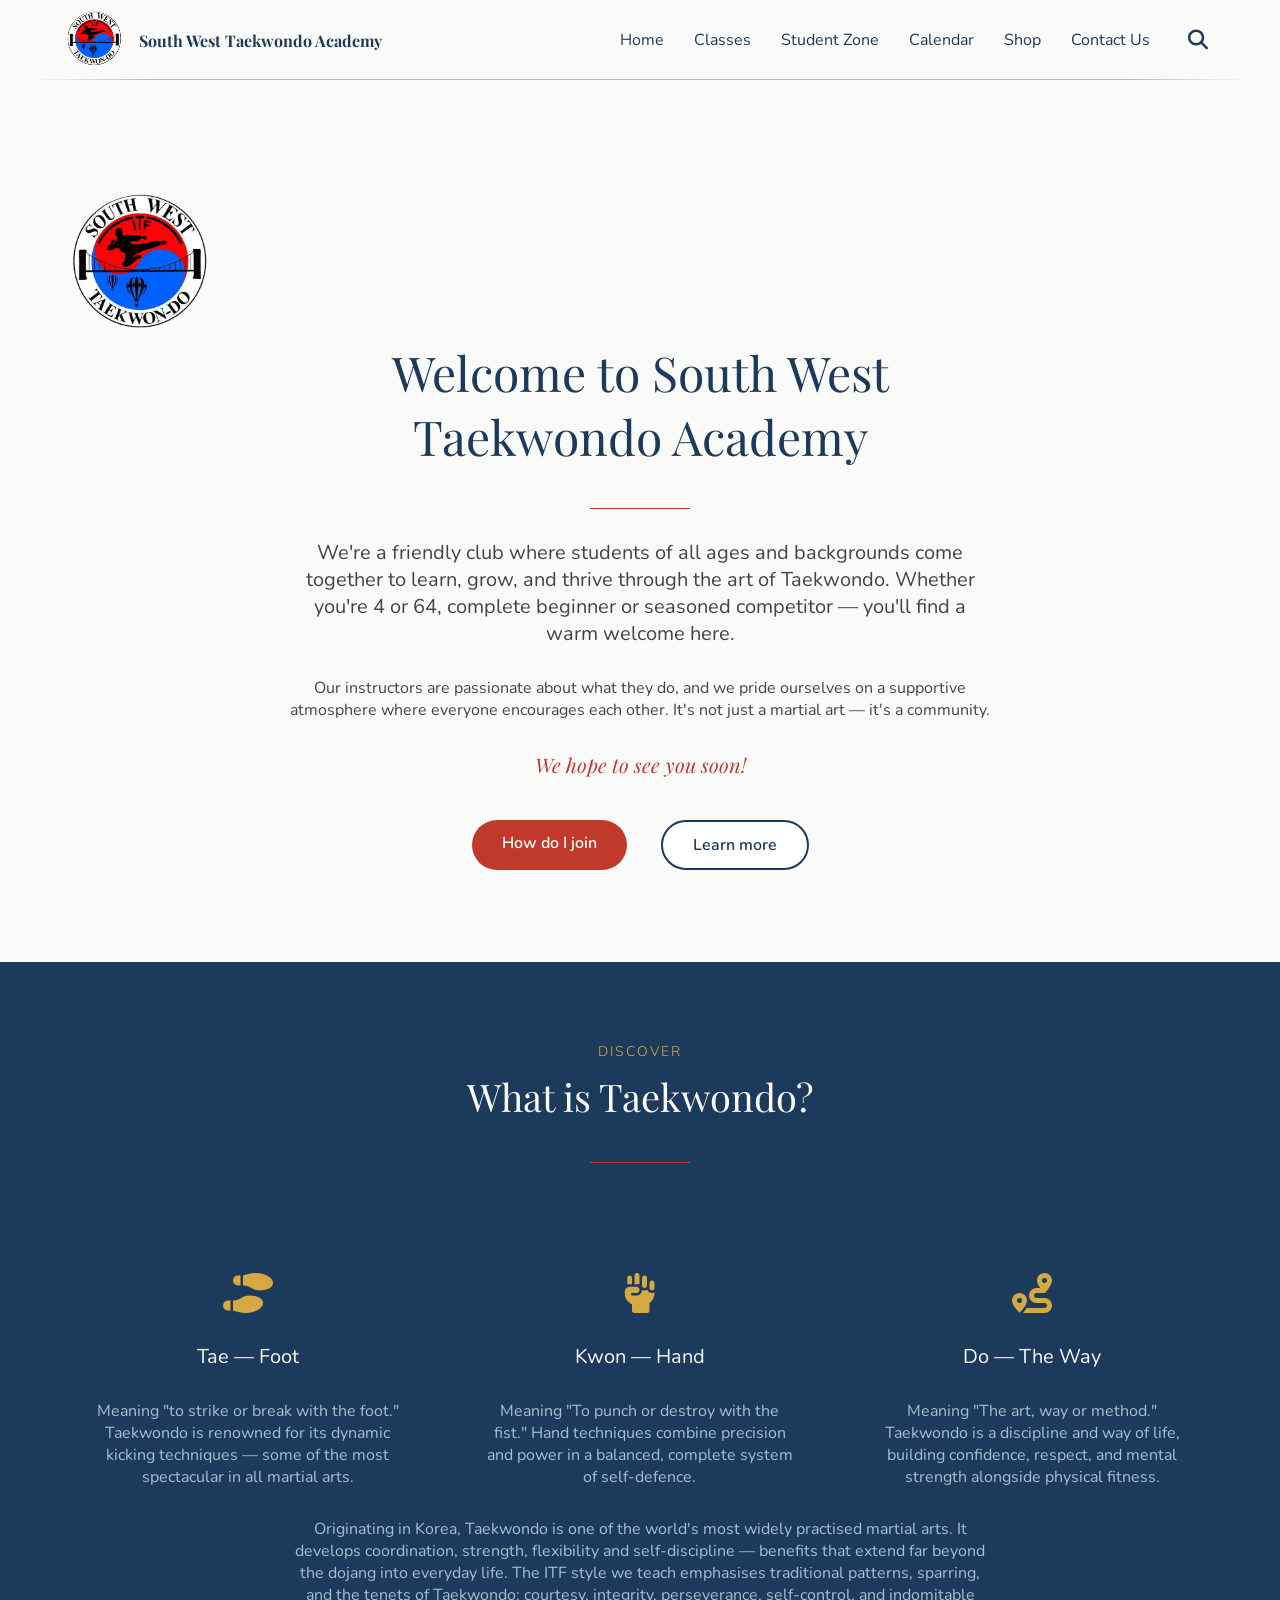
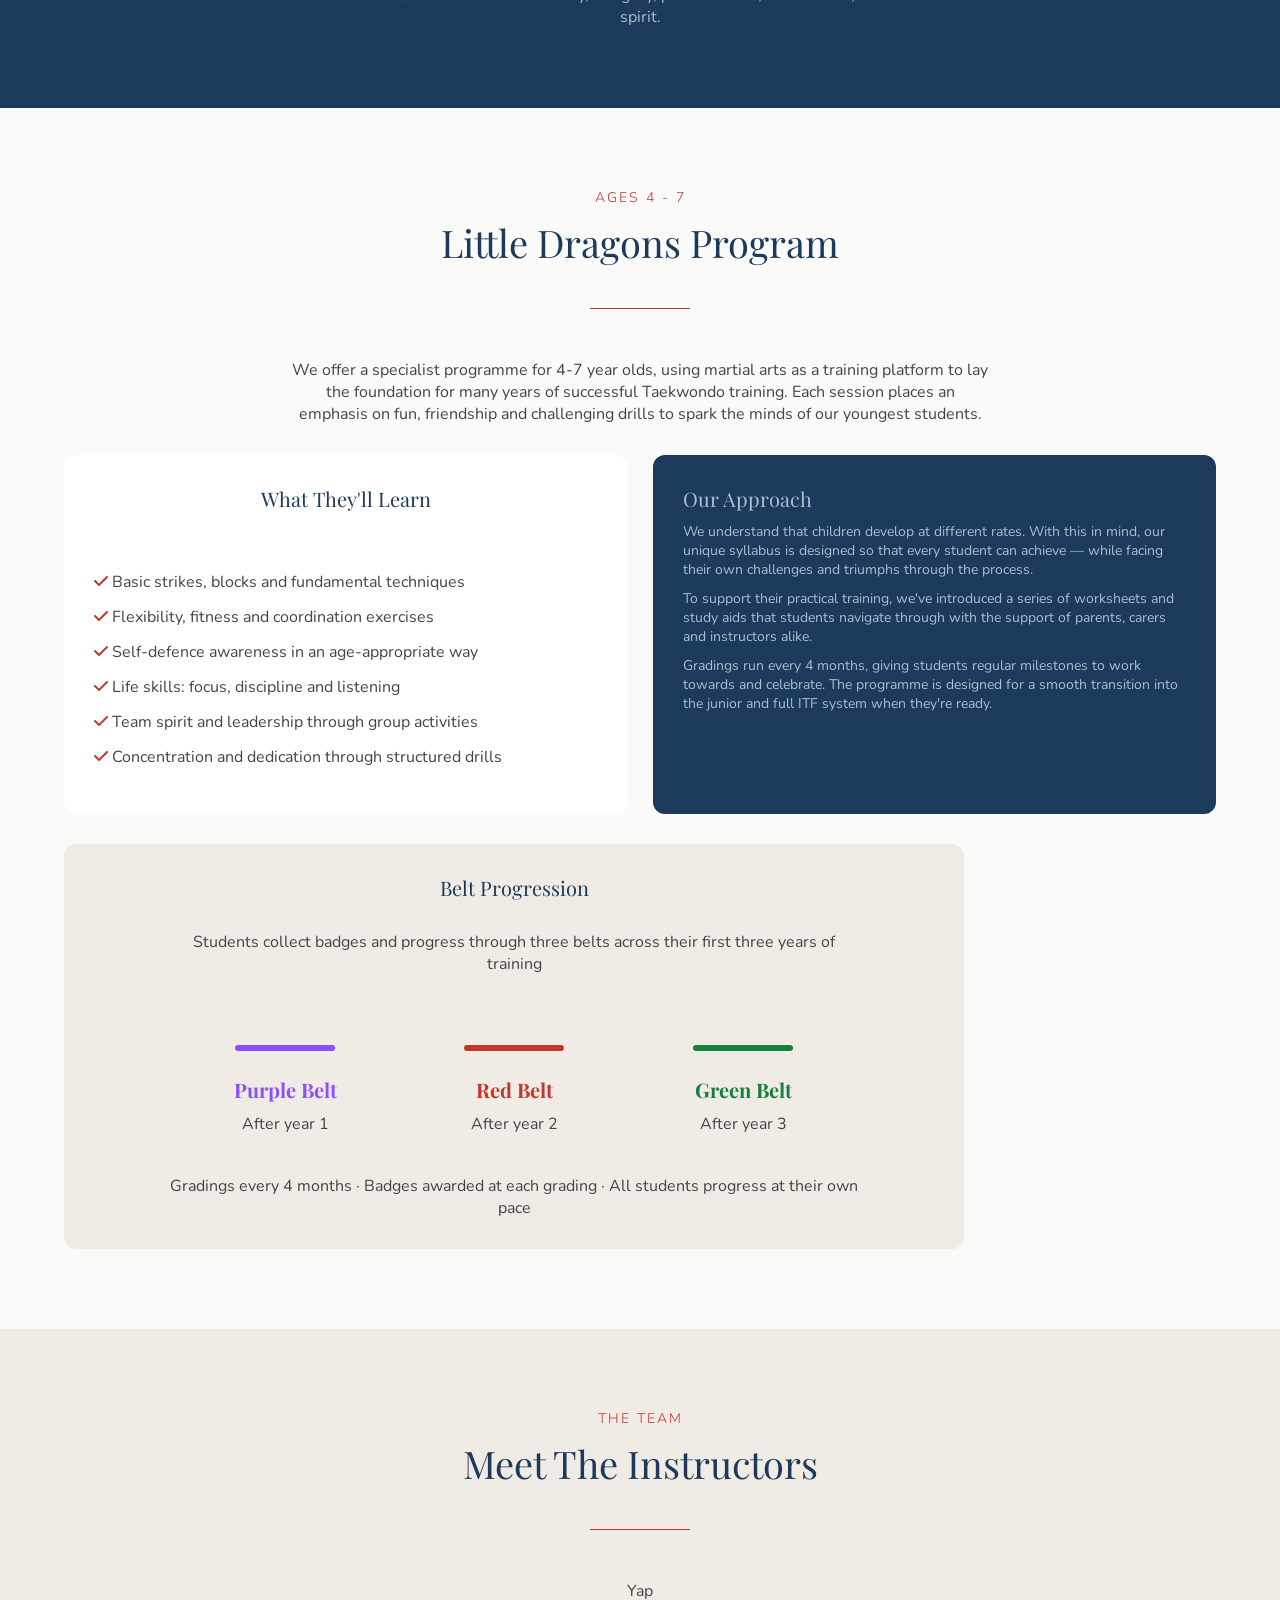
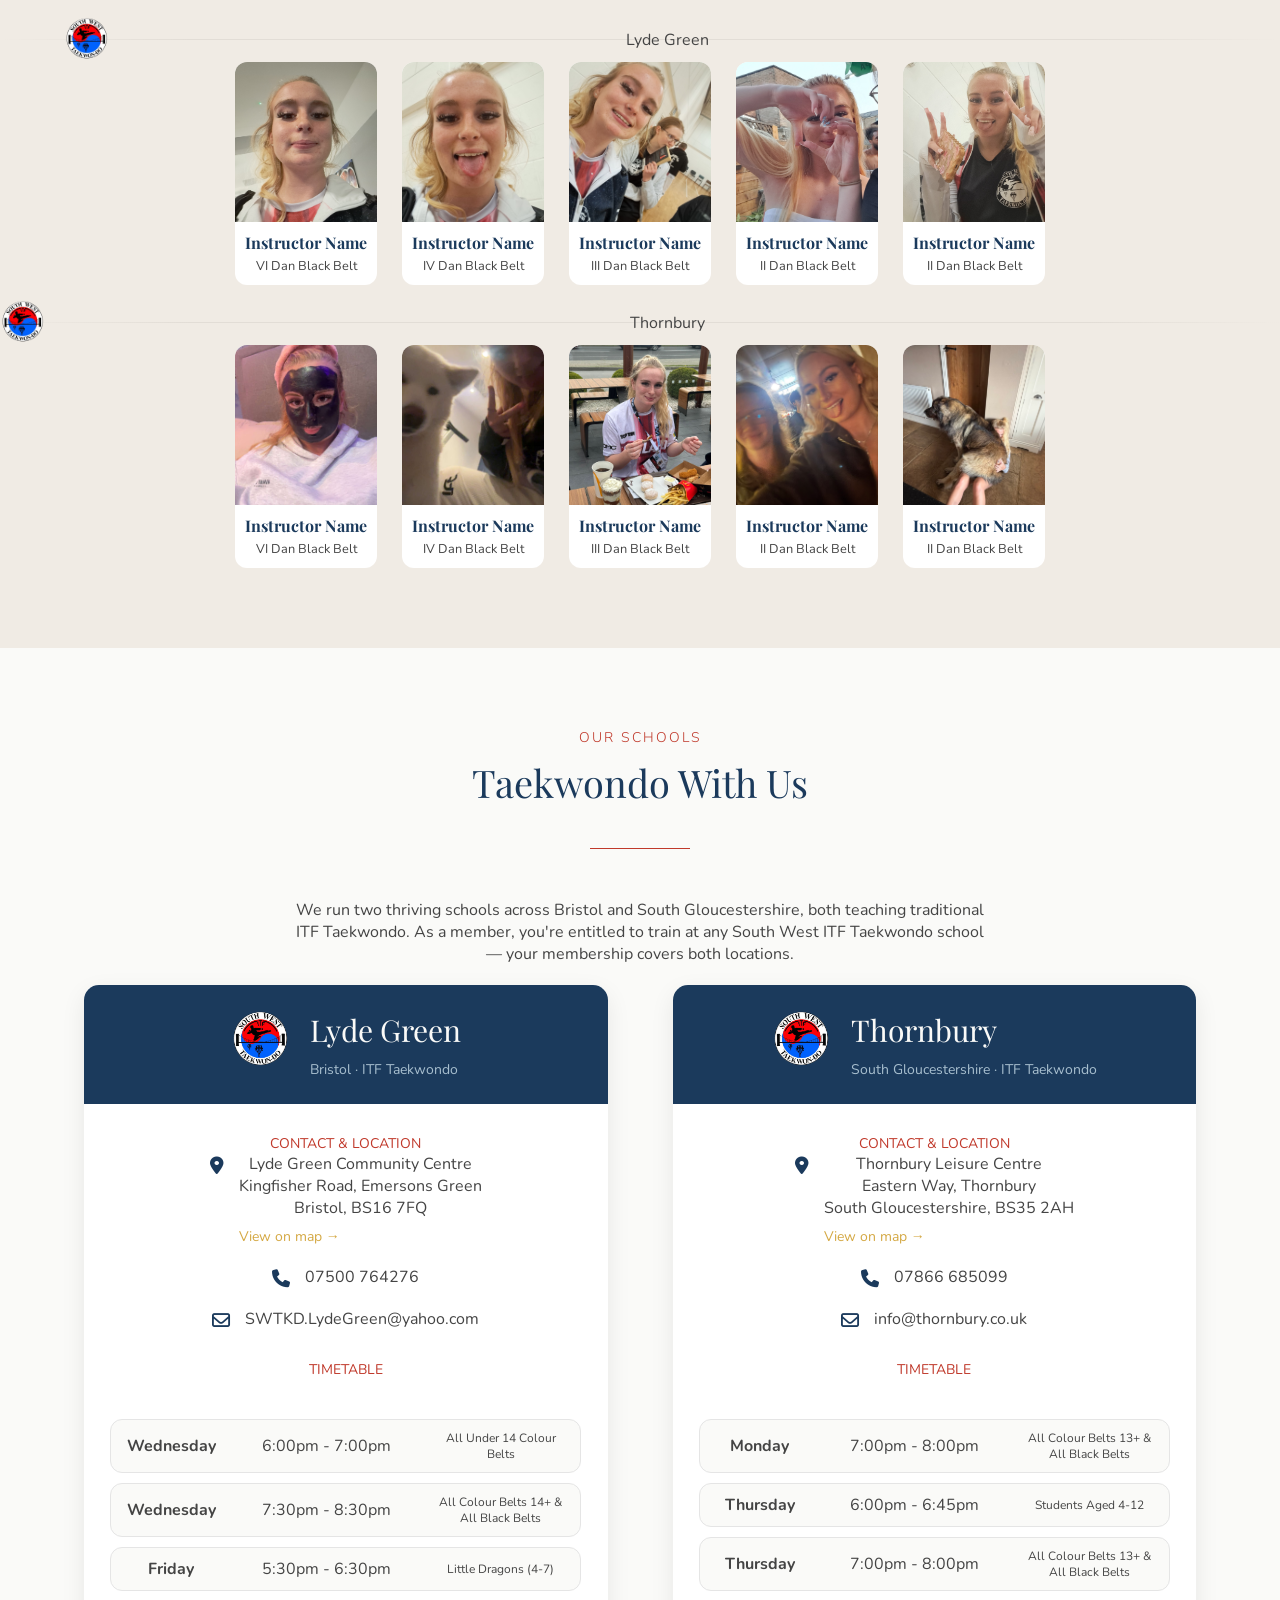
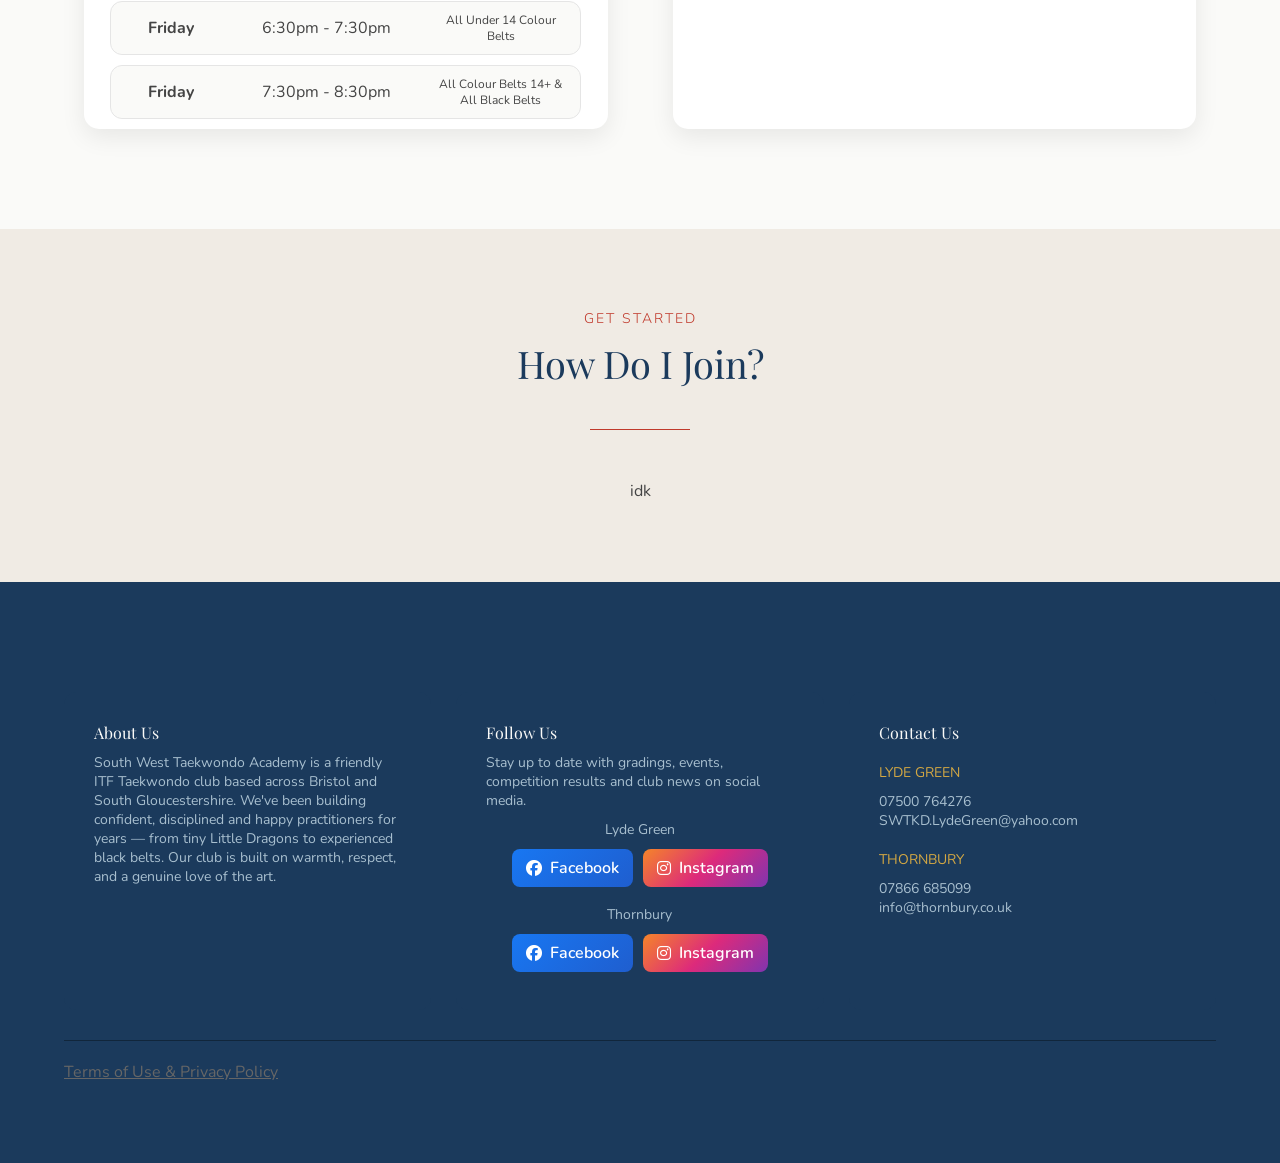
<file: index.html>
<head>
    <title>My Website</title>
    <meta name="viewport" content="width=device-width, initial-scale=1.0">
    <link rel="preconnect" href="https://fonts.googleapis.com">
    <link rel="preconnect" href="https://fonts.gstatic.com" crossorigin>
    <link href="https://fonts.googleapis.com/css2?family=Playfair+Display:wght@400;500;600;700&display=swap" rel="stylesheet">

    <link rel="preconnect" href="https://fonts.googleapis.com">
    <link rel="preconnect" href="https://fonts.gstatic.com" crossorigin>
    <link href="https://fonts.googleapis.com/css2?family=Nunito:wght@400;500;600;700&display=swap" rel="stylesheet">

    
    <link rel="stylesheet" href="https://cdnjs.cloudflare.com/ajax/libs/font-awesome/6.5.1/css/all.min.css">


    <link rel="stylesheet" href="style.css">
</head>



<body>
    <header class="site-header">

        <div class="container header-container">

            <a href="#home" class="header-logo">

                <img
                    src="images/logo.png"
                    alt="South West Taekwondo Academy Logo"
                    class="logo logo-medium"
                >

                <h1 class="font-display text-medium">
                    <b>South West Taekwondo Academy</b>
                </h1>

            </a>

            <div class="header-container">
                <nav
                    class="site-nav"
                    id="site-nav"
                    aria-label="Main navigation"
                >

                    <a href="#home">Home</a>
                    <a href="#us">Classes</a>
                    <a href="Student-Zone.html">Student Zone</a>
                    <a href="Calendar.html">Calendar</a>
                    <a href="Shop.html">Shop</a>
                    <a href="Contact-Us.html">Contact Us</a>

                </nav>
                
                <div class="search-container">

                    <button
                        class="search-toggle"
                        id="search-toggle"
                        type="button"
                        aria-label="Open search"
                        aria-expanded="false"
                    >
                        <i class="fa-solid fa-magnifying-glass"></i>
                    </button>

                    <div class="search-box" id="search-box">

                        <input
                            type="search"
                            id="search-input"
                            placeholder="Search..."
                            aria-label="Search website"
                        >

                        <button
                            class="search-submit"
                            id="search-submit"
                            type="button"
                            aria-label="Submit search"
                        >
                            <i class="fa-solid fa-magnifying-glass"></i>
                        </button>

                    </div>
                    <div id="search-results-message" class="search-results-message"></div>
                </div>

                <button
                    class="menu-toggle"
                    id="menu-toggle"
                    type="button"
                    aria-label="Open navigation menu"
                    aria-expanded="false"
                    aria-controls="site-nav"
                >
                    <i class="fa-solid fa-bars"></i>
                </button>

            </div>

        </div>

    </header>


    <section id="home" class="section section-light">
        <div class="container">


            <img src="images/logo.png" alt="South West Taekwondo Academy Logo" class="logo logo-large">

            <h1 class="text-xxlarge jC ">Welcome to South West Taekwondo Academy</h1>

            <div class="divider"></div>

            <p class="text-large margin-top">
                We're a friendly club where students of all ages and backgrounds
                come together to learn, grow, and thrive through the art of Taekwondo.
                Whether you're 4 or 64, complete beginner or seasoned competitor
                — you'll find a warm welcome here.
            </p>

            <p class="margin-top">
                Our instructors are passionate about what they do,
                and we pride ourselves on a supportive atmosphere where everyone
                encourages each other. It's not just a martial art — it's a community.
            </p>

            <h1 class="jC font-display text-large text-orange margin-top">
                <i>We hope to see you soon!</i>
            </h1>
            <div class="flex-column margin-top">
                <a href="#join" class="button button1">
                    How do I join
                </a>

                <a href="#discover" class="button button2">
                    Learn more
                </a>
            </dic>




        </div>
    </section>

    <section id="discover" class="section section-dark">

        <div class="container">

            <div class="section-header">

                <h1 class="section-label">discover</h1>

                <h1 class="section-title">What is Taekwondo?</h1>

                <div class="divider"></div>

            </div>
            <div class="cards">
                <div class="card card-dark">
                    <i class="fa-solid fa-shoe-prints dicover-icon"></i>
                    <h2 class="text-white font-body">Tae — Foot</h2>

                    <p>
                        Meaning "to strike or break with the foot." 
                            Taekwondo is renowned for its dynamic kicking techniques 
                            — some of the most spectacular in all martial arts.
                    </p>
                </div>
                <div class="card card-dark">
                    <i class="fa-solid fa-hand-fist discover dicover-icon"></i>
                    <h2 class="text-white font-body">Kwon — Hand</h2>

                    <p>
                        Meaning "To punch or destroy with the fist." 
                        Hand techniques combine precision and power in a balanced, 
                        complete system of self-defence.
                    </p>
                </div>
                <div class="card card-dark">
                    <i class="fa-solid fa-route dicover-icon"></i>
                    <h2 class="text-white font-body">Do — The Way</h2>

                    <p>
                        Meaning "The art, way or method." 
                        Taekwondo is a discipline and way of life, 
                        building confidence, respect, and mental 
                        strength alongside physical fitness.
                    </p>
                </div>
            </div>

            <p>Originating in Korea, Taekwondo is one of the world's most widely practised martial arts. 
                It develops coordination, strength, flexibility and self-discipline — 
                benefits that extend far beyond the dojang into everyday life. 
                The ITF style we teach emphasises traditional patterns, sparring, 
                and the tenets of Taekwondo: courtesy, integrity, perseverance, self-control, and indomitable spirit.
            </p>


        </div>

    </section>

    <section id="dragons" class="section section-light">
        <div class="container">
            <div class="section-header">

                <h1 class="section-label">ages 4 - 7</h1>

                <h1 class="section-title">Little Dragons Program</h1>

                <div class="divider"></div>

            </div>

            <p>We offer a specialist programme for 4-7 year olds, 
                using martial arts as a training platform to lay the foundation for many 
                years of successful Taekwondo training. Each session places an emphasis on fun, 
                friendship and challenging drills to spark the minds of our youngest students.</p>

            <div class="cards">
                <div class="card card-light">
                    <h2>What They'll Learn</h2>
                    <ul>
                        <li><i class="fa-solid fa-check text-orange margin-bottom"></i>     Basic strikes, blocks and fundamental techniques</li>
                        <li><i class="fa-solid fa-check text-orange margin-bottom"></i>     Flexibility, fitness and coordination exercises</li>
                        <li><i class="fa-solid fa-check text-orange margin-bottom"></i>     Self-defence awareness in an age-appropriate way</li>
                        <li><i class="fa-solid fa-check text-orange margin-bottom"></i>     Life skills: focus, discipline and listening</li>
                        <li><i class="fa-solid fa-check text-orange margin-bottom"></i>     Team spirit and leadership through group activities</li>
                        <li><i class="fa-solid fa-check text-orange margin-bottom"></i>     Concentration and dedication through structured drills</li>
                    </ul>

                </div>
                <div class="card card-dark">
                    <h1 class="text-light-blue text-large">Our Approach</h1>
                    <p class="text-small jL margin-top">We understand that children develop at different rates. 
                        With this in mind, our unique syllabus is designed so that every student can achieve — 
                        while facing their own challenges and triumphs through the process.</p>
                    <p class="text-small jL margin-top">To support their practical training, we've introduced a series 
                        of worksheets and study aids that students navigate through with the support of parents, 
                        carers and instructors alike.</p>
                    <p class="text-small jL margin-top">Gradings run every 4 months, giving students regular milestones 
                        to work towards and celebrate. The programme is designed for a smooth transition into the 
                        junior and full ITF system when they're ready.</p>
                </div>
            </div>


            <div class="card card-med">
                <h2 class="dragons-belts-title">Belt Progression</h2>
                <p class="dragons-belts-body">Students collect badges and progress through three belts across their first three years of training</p>

                <div class="cards">
                    <div class="card card-medium card-med">
                        <div class="bar bar-purple"></div>
                        <h3 class="text-large purple">Purple Belt</h2>
                        <p>After year 1</p>
                    </div>
                    <div class="card card-medium card-med">
                        <div class="bar bar-red"></div>
                        <h3 class="text-large red">Red Belt</h2>
                        <p>After year 2</p>
                    </div>
                    <div class="card card-medium card-med">
                        <div class="bar bar-green"></div>
                        <h3 class="text-large green">Green Belt</h3>
                        <p class="">After year 3</p>
                    </div>
                </div>

                <p class="dragons-sub">Gradings every 4 months · Badges awarded at each grading · All students progress at their own pace</p>
            </div>

        </div>
    </section>  
    
    <section id="instructors" class="section section-med">
        <div class="container">
            <div class="section-header">

                <h1 class="section-label">the team</h1>

                <h1 class="section-title">Meet The Instructors</h1>

                <div class="divider"></div>

            </div>
            <p> Yap</p>
            <div class="logo-label margin-bottom">
                <img src="images/logo.png"
                            alt="South West Taekwondo Academy Logo"
                            class="logo logo-small "> 
                <p>Lyde Green</p>
            </div>
            
            <div class="cards">
                <div class=" instructor-card">
                    <div class="instructor-image">
                        <img src="images/instructor1.jpg"
                            alt="Instructor Name">
                    </div>

                    <div class="instructor-info">
                        <h3>Instructor Name</h3>
                        <p class="instructor-role">VI Dan Black Belt</p>
                    </div>
                </div>

                <div class=" instructor-card">
                    <div class="instructor-image">
                        <img src="images/instructor2.jpg"
                            alt="Instructor Name">
                    </div>

                    <div class="instructor-info">
                        <h3>Instructor Name</h3>
                        <p class="instructor-role">IV Dan Black Belt</p>
                    </div>
                </div>

                <div class=" instructor-card">
                    <div class="instructor-image">
                        <img src="images/instructor3.jpg"
                            alt="Instructor Name">
                    </div>

                    <div class="instructor-info">
                        <h3>Instructor Name</h3>
                        <p class="instructor-role">III Dan Black Belt</p>
                    </div>
                </div>

                <div class=" instructor-card">
                    <div class="instructor-image">
                        <img src="images/instructor4.jpeg"
                            alt="Instructor Name">
                    </div>

                    <div class="instructor-info">
                        <h3>Instructor Name</h3>
                        <p class="instructor-role">II Dan Black Belt</p>
                    </div>
                </div>

                <div class=" instructor-card">
                    <div class="instructor-image">
                        <img src="images/instructor5.jpeg"
                            alt="Instructor Name">
                    </div>

                    <div class="instructor-info">
                        <h3>Instructor Name</h3>
                        <p class="instructor-role">II Dan Black Belt</p>
                    </div>
                </div>

            </div>


            </div>
            <div class="logo-label margin-top margin-bottom">
                <img src="images/logo.png"
                            alt="South West Taekwondo Academy Logo"
                            class="logo logo-small "> 
                <p>Thornbury</p>
            </div>
            <div class="cards">
                <div class=" instructor-card">
                    <div class="instructor-image">
                        <img src="images/instructor6.jpg"
                            alt="Instructor Name">
                    </div>

                    <div class="instructor-info">
                        <h3>Instructor Name</h3>
                        <p class="instructor-role">VI Dan Black Belt</p>
                    </div>
                </div>

                <div class=" instructor-card">
                    <div class="instructor-image">
                        <img src="images/instructor7.jpg"
                            alt="Instructor Name">
                    </div>

                    <div class="instructor-info">
                        <h3>Instructor Name</h3>
                        <p class="instructor-role">IV Dan Black Belt</p>
                    </div>
                </div>

                <div class=" instructor-card">
                    <div class="instructor-image">
                        <img src="images/instructor8.jpg"
                            alt="Instructor Name">
                    </div>

                    <div class="instructor-info">
                        <h3>Instructor Name</h3>
                        <p class="instructor-role">III Dan Black Belt</p>
                    </div>
                </div>

                <div class=" instructor-card">
                    <div class="instructor-image">
                        <img src="images/instructor9.jpg"
                            alt="Instructor Name">
                    </div>

                    <div class="instructor-info">
                        <h3>Instructor Name</h3>
                        <p class="instructor-role">II Dan Black Belt</p>
                    </div>
                </div>

                <div class=" instructor-card">
                    <div class="instructor-image">
                        <img src="images/instructor10.jpg"
                            alt="Instructor Name">
                    </div>

                    <div class="instructor-info">
                        <h3>Instructor Name</h3>
                        <p class="instructor-role">II Dan Black Belt</p>
                    </div>
                </div>

            </div>
            

    </section>

    <section id="us" class="section section-light">
        <div class="container">
            <div class="section-header">

                <h1 class="section-label">our schools</h1>

                <h1 class="section-title">Taekwondo With Us</h1>

                <div class="divider"></div>
            </div>
            <p>We run two thriving schools across Bristol and South Gloucestershire, 
                    both teaching traditional ITF Taekwondo. As a member, you're entitled to train at any 
                    South West ITF Taekwondo school — your membership covers both locations.</p>

            <div class="cards">

                <!-- Lyde Green -->

                <div class="school-card">

                    <div class="school-header">
                        <div class="div-left">
                            <img src="images/logo.png"
                                alt="School Logo"
                                class="logo-medium">
                            <div class="school-info">
        
                                    <h1 class="text-xlarge text-white font-display jL">Lyde Green</h1>
                                    <h1 class="font-body  text-small text-light-blue jL">
                                        Bristol · ITF Taekwondo
                                    </h1>                           
                            </div>
                        </div>
                    </div>

                    <h1 class="font-body text-small margin-top jC text-orange">CONTACT & LOCATION</h1>

                    <div class="contact-details">

                        <div class="contact-item">
                            <i class="fa-solid fa-location-dot "></i>

                            <div class="contact-text">
                                <p>
                                    Lyde Green Community Centre<br>
                                    Kingfisher Road, Emersons Green<br>
                                    Bristol, BS16 7FQ
                                </p>

                                <a href="https://www.google.com/maps/search/?api=1&query=Lyde+Green+Community+Centre+Bristol" target="_blank">View on map →</a>
                            </div>
                        </div>

                        <div class="contact-item">
                            <i class="fa-solid fa-phone"></i>

                            <div>
                                <p>07500 764276</p>
                            </div>
                        </div>

                        <div class="contact-item">
                            <i class="fa-regular fa-envelope"></i>

                            <div>
                                <p>SWTKD.LydeGreen@yahoo.com</p>
                            </div>
                        </div>

                    </div>

                    <h1 class="font-body text-small margin-top jC text-orange margin-top">TIMETABLE</h1>

                    <div class="timetable">

                        <div class="timetable-row">
                            <p class="day"><b>Wednesday</b></p>
                            <p class="time">6:00pm - 7:00pm</p>
                            <p class="class">All Under 14 Colour Belts</p>
                        </div>

                        <div class="timetable-row">
                            <p class="day"><b>Wednesday</b></p>
                            <p class="time">7:30pm - 8:30pm</p>
                            <p class="class">All Colour Belts 14+ & All Black Belts</p>
                        </div>

                        <div class="timetable-row">

                            <p class="day"><b>Friday</b></p>
                            <p class="time">5:30pm - 6:30pm</p>
                            <p class="class">Little Dragons (4-7)</p>

                        </div>

                        <div class="timetable-row">
                            <p class="day"><b>Friday</b></p>
                            <p class="time">6:30pm - 7:30pm</p>
                            <p class="class">All Under 14 Colour Belts</p>
                        </div>

                        <div class="timetable-row">
                            <p class="day"><b>Friday</b></p>
                            <p class="time">7:30pm - 8:30pm</p>
                            <p class="class">All Colour Belts 14+ & All Black Belts</p>
                        </div>

                    </div>

                </div>


                <!-- Thornbury -->

                <div class="school-card">

                    <div class="school-header">
                        <div class="div-left">
                            <img src="images/logo.png"
                                alt="School Logo"
                                class="logo-medium">

                            <div class="school-info">
                                <h1 class="jL text-xlarge text-white font-display">Thornbury</h1>
                                <h1 class="font-body  text-small text-light-blue jL">
                                    South Gloucestershire · ITF Taekwondo
                                </h1>
                            </div>
                        </div>
                    </div>

                    <h1 class="font-body text-small margin-top jC text-orange margin-top">CONTACT & LOCATION</h1>

                    <div class="contact-details">

                        <div class="contact-item">
                            <i class="fa-solid fa-location-dot"></i>

                            <div class="contact-text">
                                <p>
                                    Thornbury Leisure Centre<br>
                                    Eastern Way, Thornbury<br>
                                    South Gloucestershire, BS35 2AH
                                </p>

                                <a href="https://www.google.com/maps/search/?api=1&query=Thornbury+Leisure+Centre+BS35+2AH" target="_blank">View on map →</a>
                            </div>
                        </div>

                        <div class="contact-item">
                            <i class="fa-solid fa-phone"></i>

                            <div>
                                <p>07866 685099</p>
                            </div>
                        </div>

                        <div class="contact-item">
                            <i class="fa-regular fa-envelope"></i>

                            <div>
                                <p>info@thornbury.co.uk</p>
                            </div>
                        </div>

                    </div>

                    <h1 class="font-body text-small margin-top jC text-orange margin-top">TIMETABLE</h1>

                    <div class="timetable">

                        <div class="timetable-row">
                            <p class="day"><b>Monday</b></p>
                            <p class="time">7:00pm - 8:00pm</p>
                            <p class="class">
                                All Colour Belts 13+ & All Black Belts
                            </p>
                        </div>

                        <div class="timetable-row">
                            <p class="day"><b>Thursday</b></p>
                            <p class="time">6:00pm - 6:45pm</p>
                            <p class="class">Students Aged 4-12</p>
                        </div>

                        <div class="timetable-row">
                            <p class="day"><b>Thursday</b></p>
                            <p class="time">7:00pm - 8:00pm</p>
                            <p class="class">
                                All Colour Belts 13+ & All Black Belts
                            </p>
                        </div>

                    </div>

                </div>

            </div>
        </div>
    </section>

    <section id="join" class="section section-med">
        <div class="container">
            <div class="section-header">

                <h1 class="section-label">Get started</h1>

                <h1 class="section-title">How Do I Join?</h1>

                <div class="divider"></div>
            </div>
            <p>idk</p>

            <div class="cards">
        </div>
    </section>

    <section id="footer" class="section section-dark">
        <div class="container">
            <div class="cards">
                <div class="card card-dark">
                    <h1 class="text-white text-medium jL">About Us</h1>
                    <p class="text-small margin-top jL">South West Taekwondo Academy is a friendly ITF Taekwondo club 
                        based across Bristol and South Gloucestershire. We've been building confident, disciplined 
                        and happy practitioners for years — from tiny Little Dragons to experienced black belts. 
                        Our club is built on warmth, respect, and a genuine love of the art.</p>
                </div>
                <div class="card card-dark">
                    <h1 class="text-white text-medium jL">Follow Us</h1>
                    <p class="text-small jL">Stay up to date with gradings, events, competition results and club news on social media.</p>
                    <p class="text-small margin-top jL">Lyde Green</p>
                    <div class=" flex-column"> 

                        <a href="https://www.facebook.com/FPTKD.LG"
                        class="social-button facebook"
                        target="_blank">
                            <i class="fa-brands fa-facebook social-button-icon"></i>Facebook</a>

                        <a href="https://www.instagram.com/southwesttaekwondoacademy/" class="social-button instagram" target="_blank">
                            <i class="fa-brands fa-instagram social-button-icon"></i>Instagram</a>

                    </div>

                    <p class="text-small margin-top jL">Thornbury</p>
                    <div class=" flex-column"> 
                        <a href="https://www.facebook.com/thornburytkd"
                        class="social-button facebook"
                        target="_blank">
                            <i class="fa-brands fa-facebook"></i>Facebook</a>

                        <a href="https://www.instagram.com/thornbury.tkd/" class="social-button instagram" target="_blank">
                            <i class="fa-brands fa-instagram"></i>Instagram</a>

                    </div>

                </div>        
                
                
                <div class="card card-dark">
                    <h1 class="text-white text-medium margin-top jL">Contact Us</h1>
                    <p></p> 
                    <h1 class="text-small text-gold font-body margin-top jL">LYDE GREEN</h1>
                    <h1 class="font-body text-light-blue text-small jL">07500 764276<br>SWTKD.LydeGreen@yahoo.com</h1>
                    <p></p>
                    <h1 class="text-small text-gold font-body margin-top jL">THORNBURY</h1>
                    <h1 class="font-body text-light-blue text-small jL">07866 685099<br>info@thornbury.co.uk</h1>

                </div>
                
            </div>
            <hr class="footer-divider">
            <div>
                <a class="text-light-grey" href="Privacy-Policy.html">Terms of Use & Privacy Policy</a>
            </div>

        </div>
    </section>



    <script src="script.js"></script>  
</body>
</file>
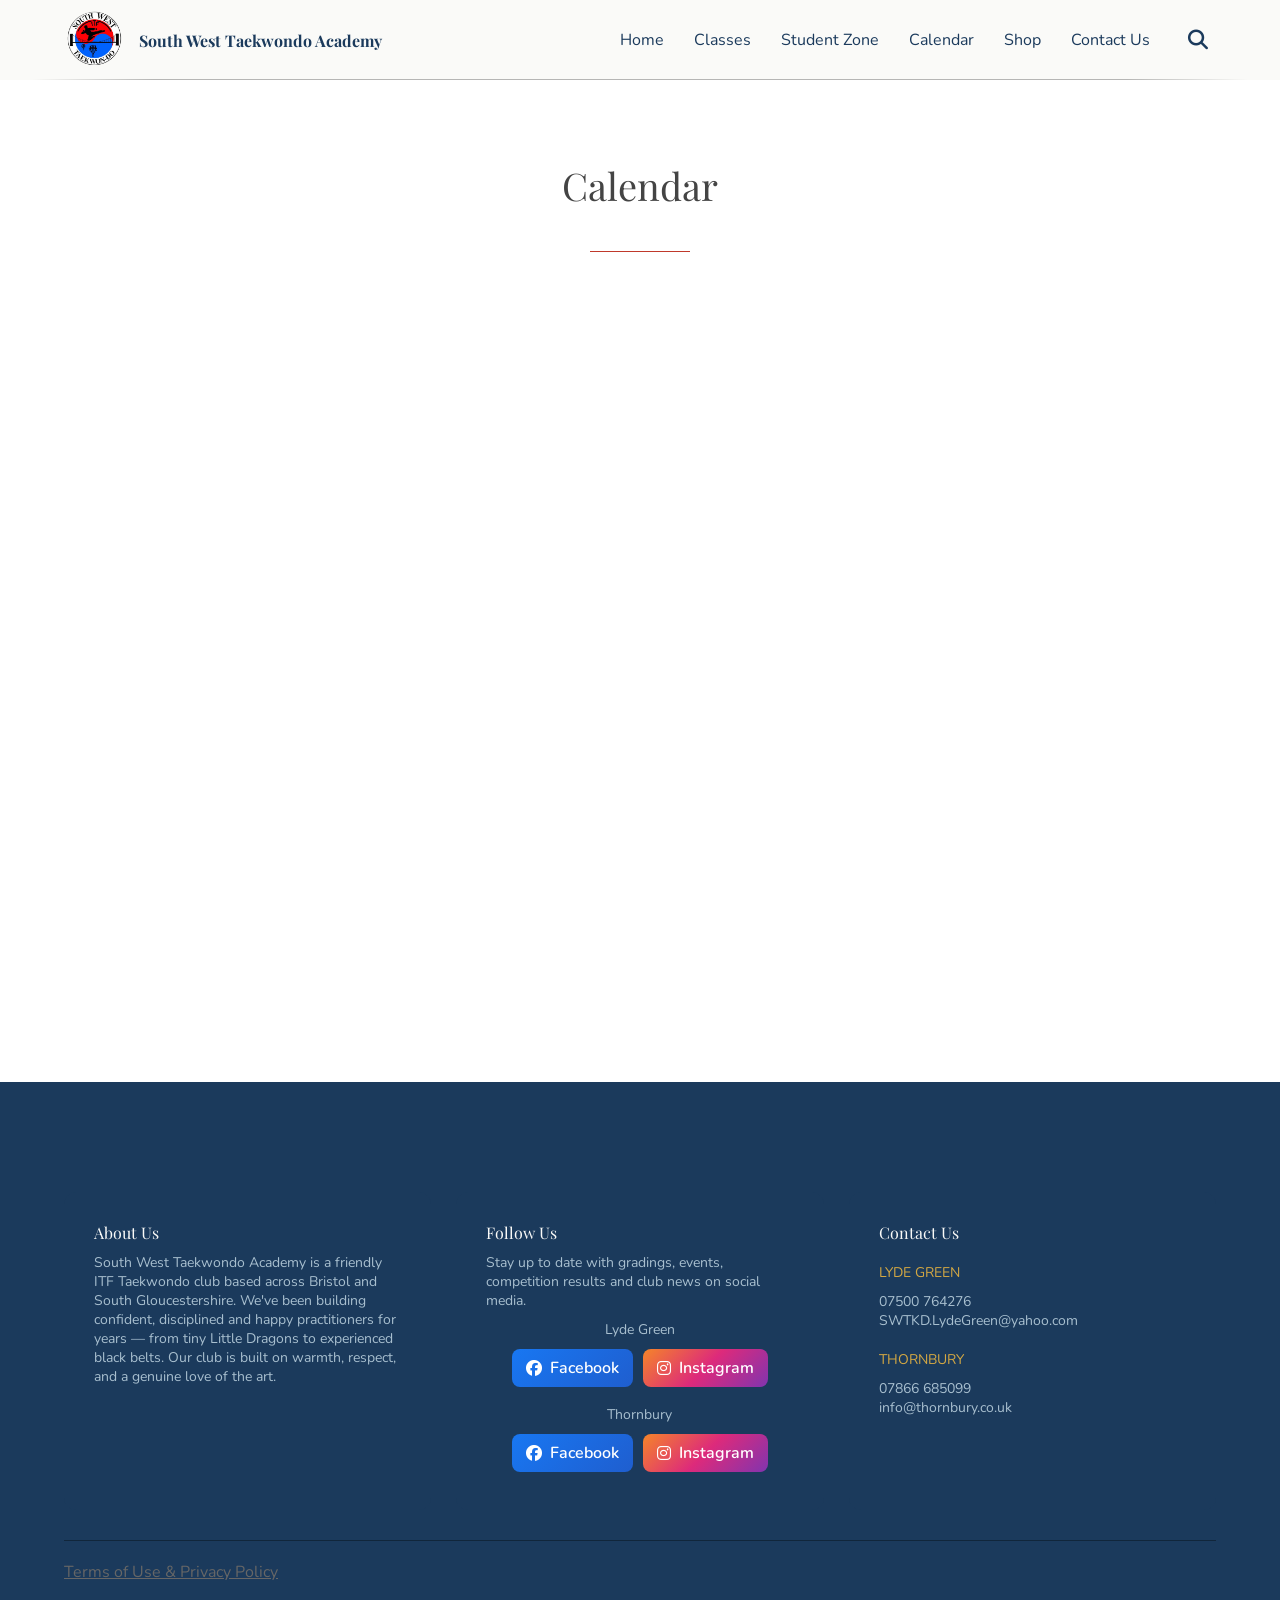
<file: Calendar.html>
<head>
    <title>Calendar</title>
    <meta name="viewport" content="width=device-width, initial-scale=1.0">
    <link rel="preconnect" href="https://fonts.googleapis.com">
    <link rel="preconnect" href="https://fonts.gstatic.com" crossorigin>
    <link href="https://fonts.googleapis.com/css2?family=Playfair+Display:wght@400;500;600;700&display=swap" rel="stylesheet">

    <link rel="preconnect" href="https://fonts.googleapis.com">
    <link rel="preconnect" href="https://fonts.gstatic.com" crossorigin>
    <link href="https://fonts.googleapis.com/css2?family=Nunito:wght@400;500;600;700&display=swap" rel="stylesheet">

    
    <link rel="stylesheet" href="https://cdnjs.cloudflare.com/ajax/libs/font-awesome/6.5.1/css/all.min.css">


    <link rel="stylesheet" href="style.css">
</head>



<body>
    <header class="site-header">

        <div class="container header-container">

            <a href="index.html" class="header-logo">

                <img
                    src="images/logo.png"
                    alt="South West Taekwondo Academy Logo"
                    class="logo logo-medium"
                >

                <h1 class="font-display text-medium">
                    <b>South West Taekwondo Academy</b>
                </h1>

            </a>

            <div class="header-container">
                <nav
                    class="site-nav"
                    id="site-nav"
                    aria-label="Main navigation"
                >

                    <a href="index.html">Home</a>
                    <a href="index.html#us">Classes</a>
                    <a href="Student-Zone.html">Student Zone</a>
                    <a href="Calendar.html">Calendar</a>
                    <a href="Shop.html">Shop</a>
                    <a href="Contact-Us.html">Contact Us</a>

                </nav>
                
                <div class="search-container">

                    <button
                        class="search-toggle"
                        id="search-toggle"
                        type="button"
                        aria-label="Open search"
                        aria-expanded="false"
                    >
                        <i class="fa-solid fa-magnifying-glass"></i>
                    </button>

                    <div class="search-box" id="search-box">

                        <input
                            type="search"
                            id="search-input"
                            placeholder="Search..."
                            aria-label="Search website"
                        >

                        <button
                            class="search-submit"
                            id="search-submit"
                            type="button"
                            aria-label="Submit search"
                        >
                            <i class="fa-solid fa-magnifying-glass"></i>
                        </button>

                    </div>
                    <div id="search-results-message" class="search-results-message"></div>
                </div>

                <button
                    class="menu-toggle"
                    id="menu-toggle"
                    type="button"
                    aria-label="Open navigation menu"
                    aria-expanded="false"
                    aria-controls="site-nav"
                >
                    <i class="fa-solid fa-bars"></i>
                </button>

            </div>

        </div>

    </header>






    <section id="Calendar" class="section section-light`">
        <div class="container">

            <div class="section-header">
                <h1 class="section-title">Calendar</h1>

                <div class="divider"></div>

            </div>
            <div class="calendar-container">
                <iframe src="https://calendar.google.com/calendar/embed?src=d7369982fa9e98d790effb8cbd22645e825d8295b3f1d397b5869a08d9e05b83%40group.calendar.google.com&ctz=Europe%2FLondon" 
                style="border: 0" width="800" 
                height="600" frameborder="0" 
                scrolling="no"></iframe>
            </div>
        </div>

    </section>



    <section id="footer" class="section section-dark">
        <div class="container">
            <div class="cards">
                <div class="card card-dark">
                    <h1 class="text-white text-medium jL">About Us</h1>
                    <p class="text-small margin-top jL">South West Taekwondo Academy is a friendly ITF Taekwondo club 
                        based across Bristol and South Gloucestershire. We've been building confident, disciplined 
                        and happy practitioners for years — from tiny Little Dragons to experienced black belts. 
                        Our club is built on warmth, respect, and a genuine love of the art.</p>
                </div>
                <div class="card card-dark">
                    <h1 class="text-white text-medium jL">Follow Us</h1>
                    <p class="text-small jL">Stay up to date with gradings, events, competition results and club news on social media.</p>
                    <p class="text-small margin-top jL">Lyde Green</p>
                    <div class=" flex-column"> 

                        <a href="https://www.facebook.com/FPTKD.LG"
                        class="social-button facebook"
                        target="_blank">
                            <i class="fa-brands fa-facebook social-button-icon"></i>Facebook</a>

                        <a href="https://www.instagram.com/southwesttaekwondoacademy/" class="social-button instagram" target="_blank">
                            <i class="fa-brands fa-instagram social-button-icon"></i>Instagram</a>

                    </div>

                    <p class="text-small margin-top jL">Thornbury</p>
                    <div class=" flex-column"> 
                        <a href="https://www.facebook.com/thornburytkd"
                        class="social-button facebook"
                        target="_blank">
                            <i class="fa-brands fa-facebook"></i>Facebook</a>

                        <a href="https://www.instagram.com/thornbury.tkd/" class="social-button instagram" target="_blank">
                            <i class="fa-brands fa-instagram"></i>Instagram</a>

                    </div>

                </div>        
                
                
                <div class="card card-dark">
                    <h1 class="text-white text-medium margin-top jL">Contact Us</h1>
                    <p></p> 
                    <h1 class="text-small text-gold font-body margin-top jL">LYDE GREEN</h1>
                    <h1 class="font-body text-light-blue text-small jL">07500 764276<br>SWTKD.LydeGreen@yahoo.com</h1>
                    <p></p>
                    <h1 class="text-small text-gold font-body margin-top jL">THORNBURY</h1>
                    <h1 class="font-body text-light-blue text-small jL">07866 685099<br>info@thornbury.co.uk</h1>

                </div>
                
            </div>
            <hr class="footer-divider">
            <div>
                <a class="text-light-grey" href="Privacy-Policy.html">Terms of Use & Privacy Policy</a>
            </div>

        </div>
    </section>



    <script src="script.js"></script>  
</body>
</file>
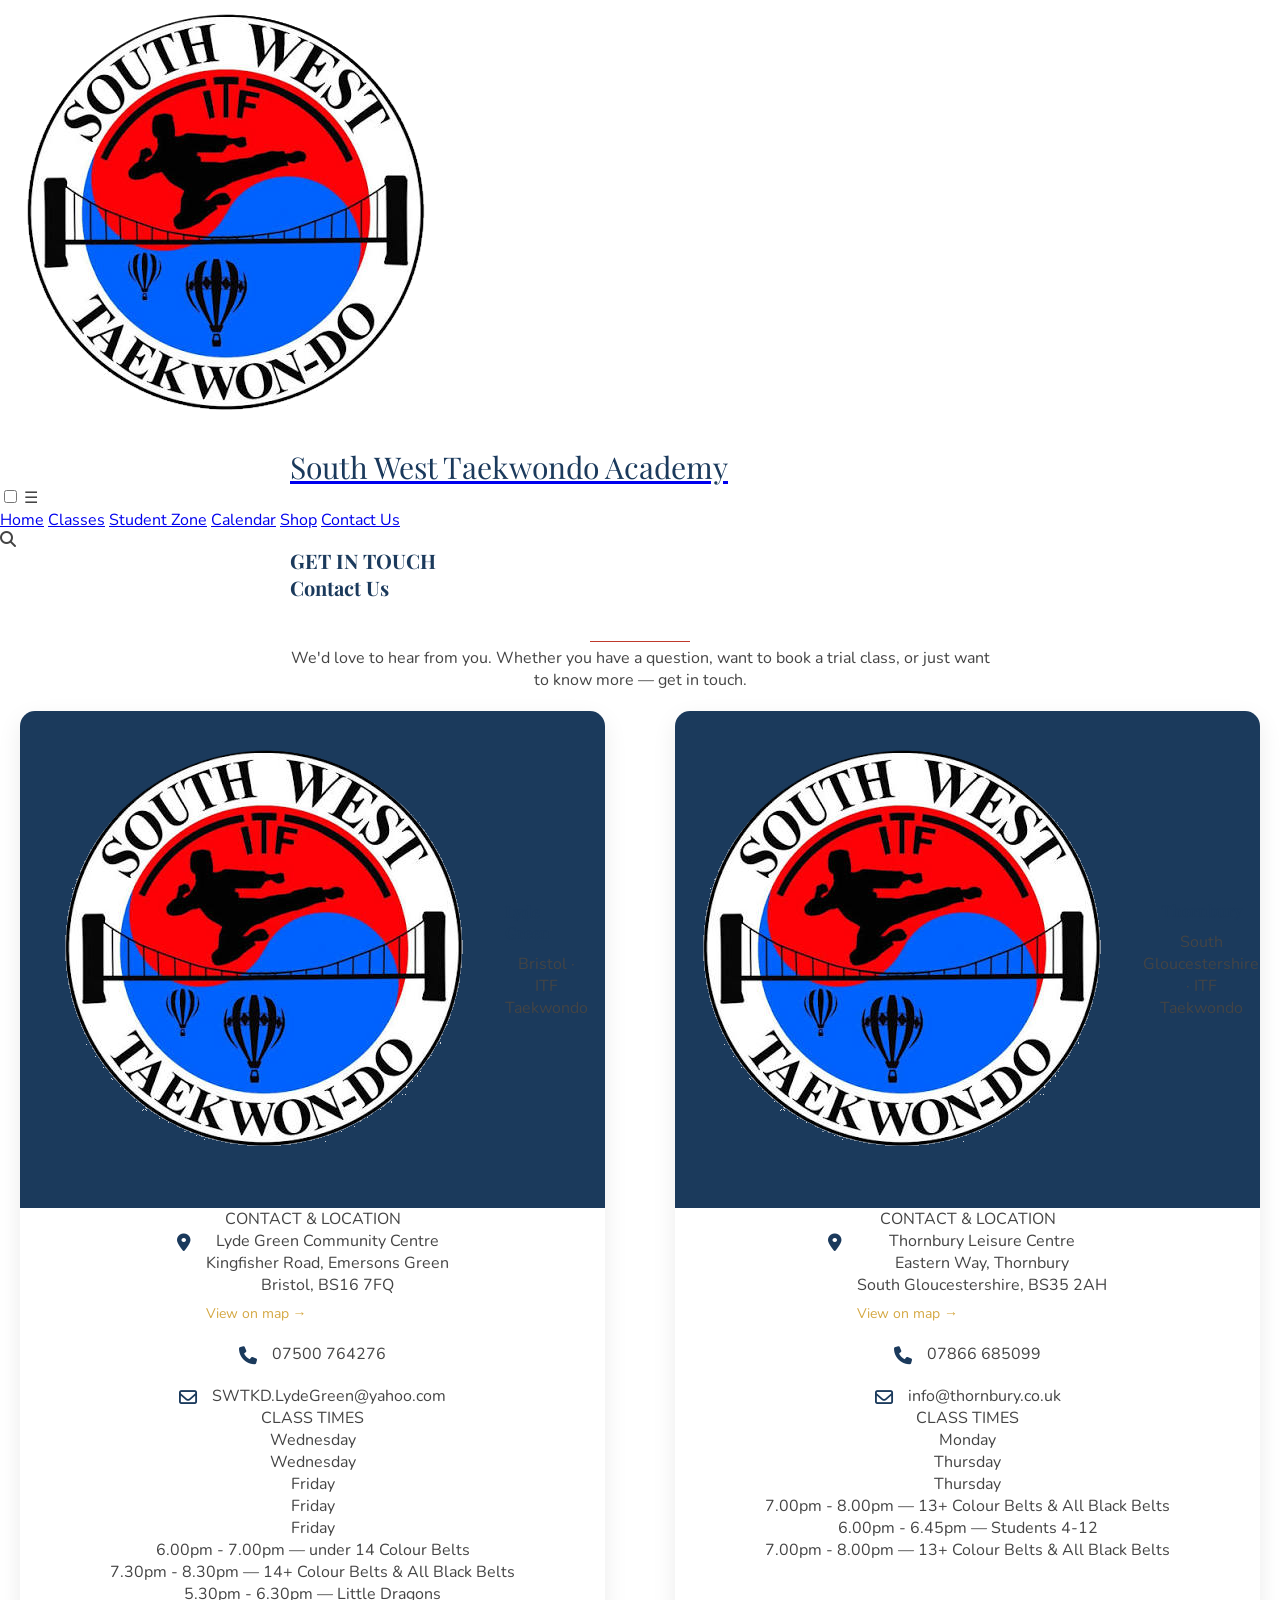
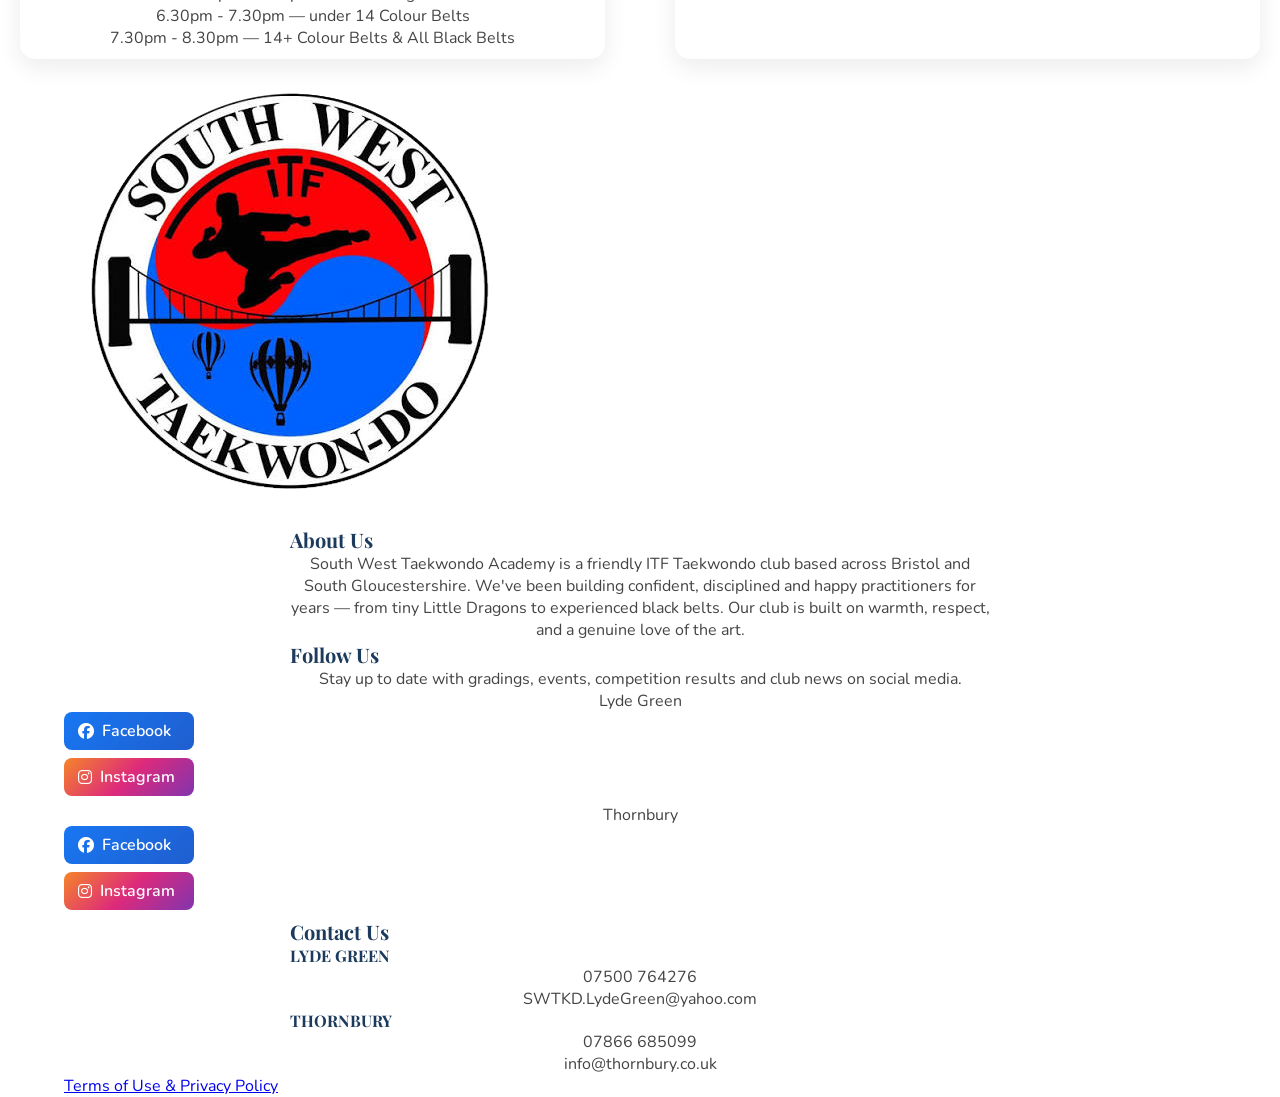
<file: Contact-US.html>
<head>
    <title>My Website</title>
    <meta name="viewport" content="width=device-width, initial-scale=1.0">
    <link rel="preconnect" href="https://fonts.googleapis.com">
    <link rel="preconnect" href="https://fonts.gstatic.com" crossorigin>
    <link href="https://fonts.googleapis.com/css2?family=Playfair+Display:wght@400;500;600;700&display=swap" rel="stylesheet">

    <link rel="preconnect" href="https://fonts.googleapis.com">
    <link rel="preconnect" href="https://fonts.gstatic.com" crossorigin>
    <link href="https://fonts.googleapis.com/css2?family=Nunito:wght@400;500;600;700&display=swap" rel="stylesheet">

    
    <link rel="stylesheet" href="https://cdnjs.cloudflare.com/ajax/libs/font-awesome/6.5.1/css/all.min.css">


    <link rel="stylesheet" href="style.css">
</head>

<body>

    <header>
        
        <a href="inedx.html" class="logo-section">
           <img src="images/logo.png" alt="Logo">
            <h1>South West Taekwondo Academy</h1>
        </a>
          
        <div class="header-right"> 
            <input type="checkbox" id="menu-toggle">

            <label for="menu-toggle" class="hamburger">
                ☰
            </label>

            <nav>
                <a href="index.html">Home</a>
                <a href="index.html#us">Classes</a>
                <a href="Student-Zone.html">Student Zone</a>
                <a href="/">Calendar</a>
                <a href="/">Shop</a>
                <a href="#Contact-Us">Contact Us</a>
            </nav>         
              
            <div class="search-icon">
                <i class="fa-solid fa-magnifying-glass"></i>
            </div>
        </div>
    </header>

    <main>

        <section id="Contact-Us" class="discover">

            <div class="container">
                <div class="discover-content">
                    <h2 class="discover-header">GET IN TOUCH</h2>

                    <h2 class="discover-title">Contact Us</h2>
                    <div class ="divider"></div>
                    <p class="card-text">We'd love to hear from you. Whether you have a question, want to book a trial class, or just want to know more — get in touch.</p>
                </div>
            </div>
        </section>


        <section id="Contact-cards" class="dragons-content">        
            <div class="school-cards">

                <!-- Lyde Green -->

                <div class="school-card">

                    <div class="school-header">

                        <img src="images/logo.png"
                            alt="School Logo"
                            class="school-logo">
                        <div class="school-info">
                            <h3 class="school-title">Lyde Green</h3>
                            <p class="school-title-sub">
                                Bristol · ITF Taekwondo
                            </p>
                        </div>

                    </div>

                    <p class="school-sub-title">CONTACT & LOCATION</p>

                    <div class="contact-details">

                        <div class="contact-item">
                            <i class="fa-solid fa-location-dot"></i>

                            <div class="contact-text">
                                <p>
                                    Lyde Green Community Centre<br>
                                    Kingfisher Road, Emersons Green<br>
                                    Bristol, BS16 7FQ
                                </p>

                                <a href="https://www.google.com/maps/search/?api=1&query=Lyde+Green+Community+Centre+Bristol" target="_blank">View on map →</a>
                            </div>
                        </div>

                        <div class="contact-item">
                            <i class="fa-solid fa-phone"></i>

                            <div class="contact-text">
                                <p>07500 764276</p>
                            </div>
                        </div>

                        <div class="contact-item">
                            <i class="fa-regular fa-envelope"></i>

                            <div class="contact-text">
                                <p>SWTKD.LydeGreen@yahoo.com</p>
                            </div>
                        </div>

                    </div>

                    <p class="school-sub-title">CLASS TIMES</p>

                    <div class="contact-timetable">
                        <p class="contact-day">Wednesday<br>Wednesday<br>Friday<br>Friday<br>Friday</h2>
                        <p class="contact-time">6.00pm - 7.00pm — under 14 Colour Belts<br>7.30pm - 8.30pm — 14+ Colour Belts & All Black Belts<br>
                        5.30pm - 6.30pm — Little Dragons<br>6.30pm - 7.30pm — under 14 Colour Belts<br>
                        7.30pm - 8.30pm — 14+ Colour Belts & All Black Belts<br></p>
                    </div>

                </div>


                <!-- Thornbury -->

                <div class="school-card">

                    <div class="school-header">

                        <img src="images/logo.png"
                            alt="School Logo"
                            class="school-logo">

                        <div class="school-info">
                            <h3 class="school-title">Thornbury</h3>
                            <p class="school-title-sub">
                                South Gloucestershire · ITF Taekwondo
                            </p>
                        </div>

                    </div>

                    <p class="school-sub-title">CONTACT & LOCATION</p>

                    <div class="contact-details">

                        <div class="contact-item">
                            <i class="fa-solid fa-location-dot"></i>

                            <div class="contact-text">
                                <p>
                                    Thornbury Leisure Centre<br>
                                    Eastern Way, Thornbury<br>
                                    South Gloucestershire, BS35 2AH
                                </p>

                                <a href="https://www.google.com/maps/search/?api=1&query=Thornbury+Leisure+Centre+BS35+2AH" target="_blank">View on map →</a>
                            </div>
                        </div>

                        <div class="contact-item">
                            <i class="fa-solid fa-phone"></i>

                            <div class="contact-text">
                                <p>07866 685099</p>
                            </div>
                        </div>

                        <div class="contact-item">
                            <i class="fa-regular fa-envelope"></i>

                            <div class="contact-text">
                                <p>info@thornbury.co.uk</p>
                            </div>
                        </div>

                    </div>

                        <p class="school-sub-title">CLASS TIMES</p>

                    <div class="contact-timetable">
                        <p class="contact-day">Monday<br>Thursday<br>Thursday</h2>
                        <p class="contact-time">7.00pm - 8.00pm — 13+ Colour Belts & All Black Belts<br>6.00pm - 6.45pm — Students 4-12<br>
                        7.00pm - 8.00pm — 13+ Colour Belts & All Black Belts</p>
                    </div>

                </div>

            </div>
        </section>

    </main>

    <section id="footer" class="footer">
        <div class="container">
            <div class="footer-content">
                <div class="footer-cards">
                    <div class="footer-card">
                        <img src="images/logo.png"
                                alt="School Logo"
                                class="school-logo">
                        <h2 class="footer-card-title">About Us</h2>
                        <p class="footer-card-body">South West Taekwondo Academy is a friendly ITF Taekwondo club 
                            based across Bristol and South Gloucestershire. We've been building confident, disciplined 
                            and happy practitioners for years — from tiny Little Dragons to experienced black belts. 
                            Our club is built on warmth, respect, and a genuine love of the art.</p>
                    </div>
                    <div class="footer-card">
                        <h2 class="footer-card-title">Follow Us</h2>
                        <p class="footer-card-body">Stay up to date with gradings, events, competition results and club news on social media.</p>
                        <p class="footer-card-body">Lyde Green</p>
                        <div class="social-buttons"> 

                            <a href="https://www.facebook.com/FPTKD.LG"
                            class="social-button facebook"
                            target="_blank">
                                <i class="fa-brands fa-facebook"></i>Facebook</a>

                            <a href="https://www.instagram.com/southwesttaekwondoacademy/" class="social-button instagram" target="_blank">
                                <i class="fa-brands fa-instagram"></i>Instagram</a>

                        </div>

                        <p class="footer-card-body">Thornbury</p>
                        <div class="social-buttons"> 

                            <a href="https://www.facebook.com/thornburytkd"
                            class="social-button facebook"
                            target="_blank">
                                <i class="fa-brands fa-facebook"></i>Facebook</a>

                            <a href="https://www.instagram.com/thornbury.tkd/" class="social-button instagram" target="_blank">
                                <i class="fa-brands fa-instagram"></i>Instagram</a>

                        </div>

                    </div>        
                    
                    
                    <div class="footer-card">
                        <h2 class="footer-card-title">Contact Us</h2>
                        <h3 class="footer-sub-title">LYDE GREEN</h3>
                        <p class="footer-card-body">07500 764276<br>SWTKD.LydeGreen@yahoo.com</p>

                        <h3 class="footer-sub-title">THORNBURY</h3>
                        <p class="footer-card-body">07866 685099<br>info@thornbury.co.uk</p>

                    </div>
                    
                </div>

                <div class="footer-bottom">
                    <a href="Privacy-Policy.html">Terms of Use & Privacy Policy</a>
                </div>

            </div>
        </div>
    </section>

    <script src="script.js"></script>  
</body>
</file>
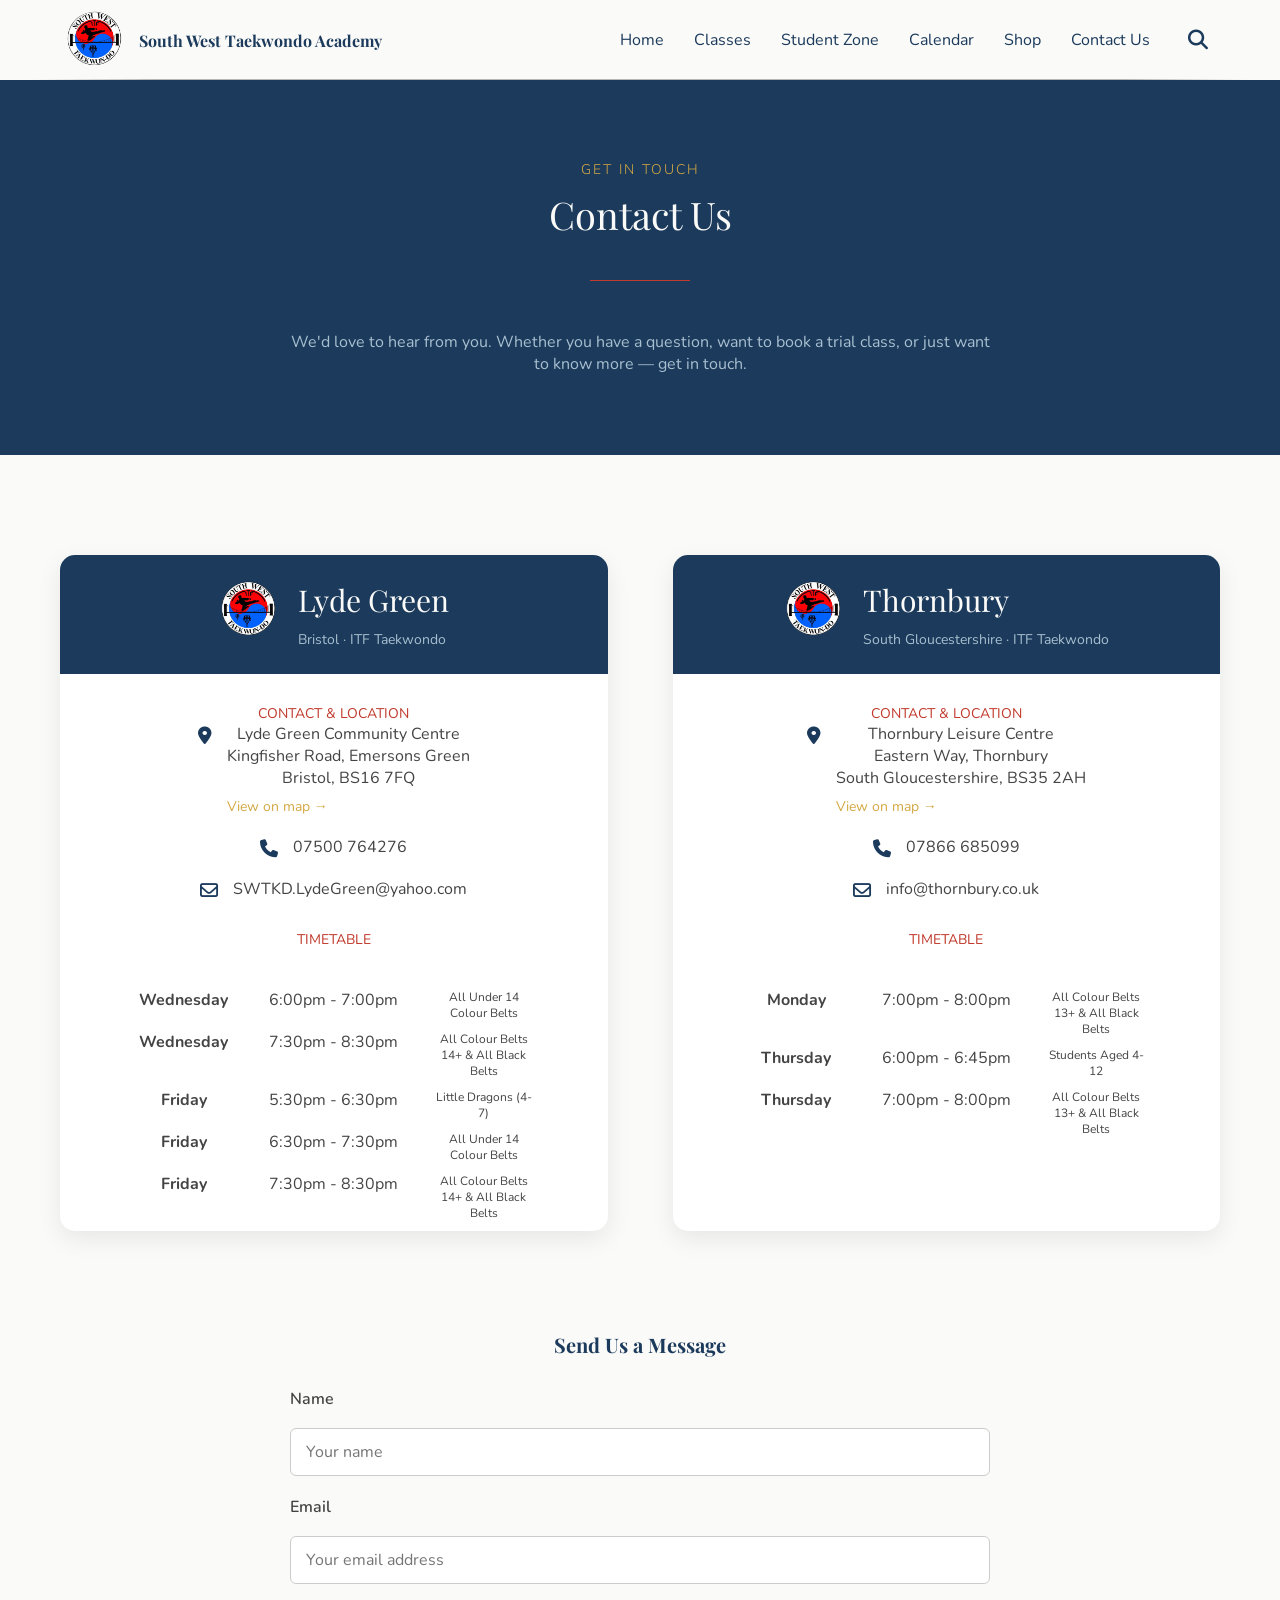
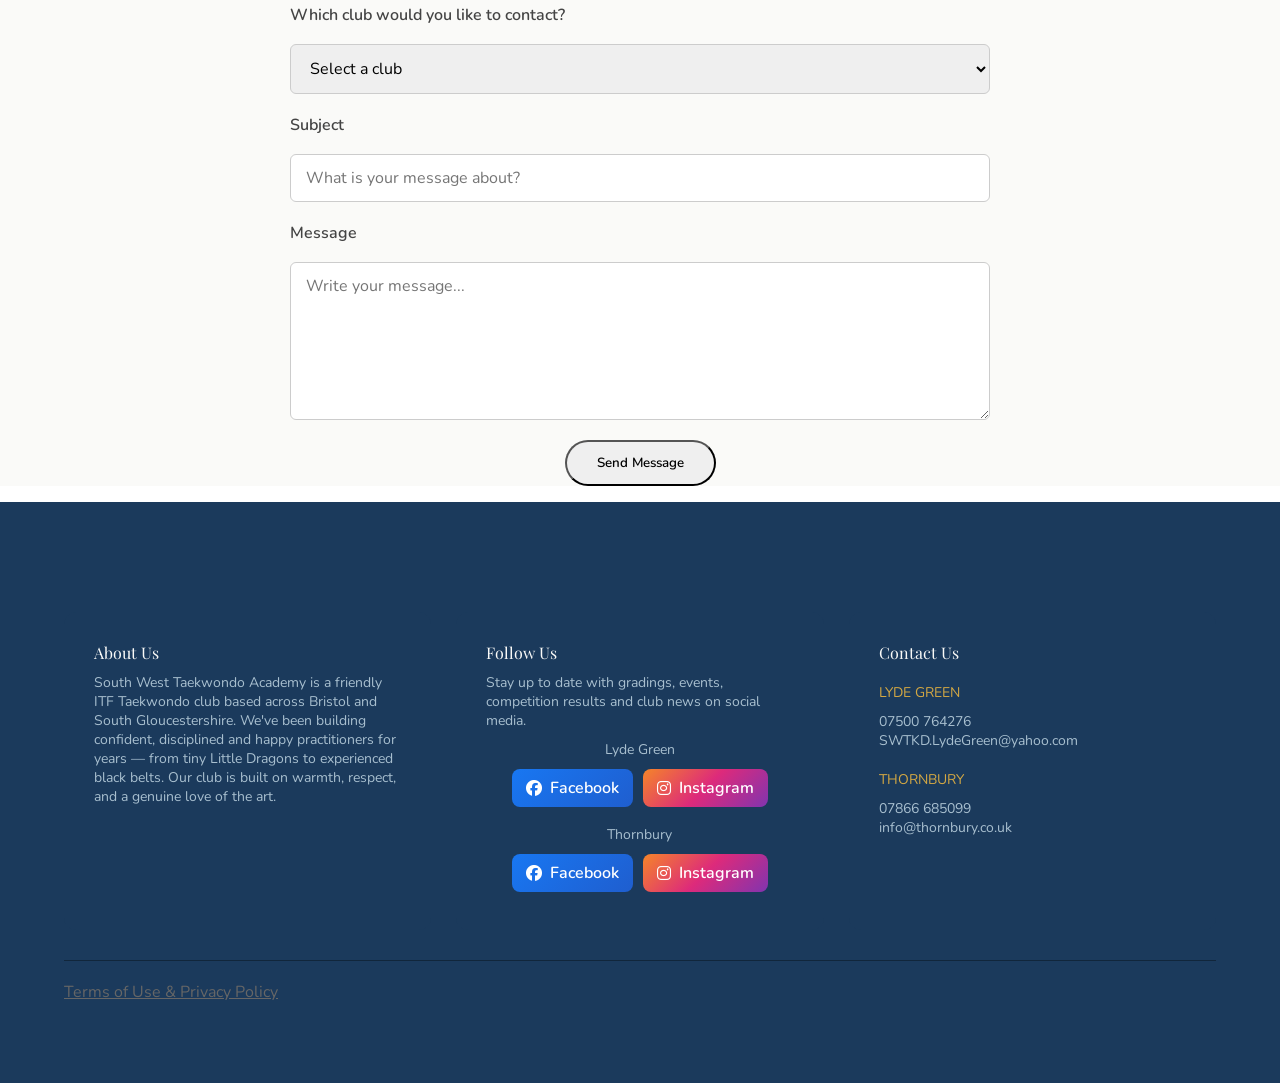
<file: Contact-Us.html>
<head>
    <title>Contact Us</title>
    <meta name="viewport" content="width=device-width, initial-scale=1.0">
    <link rel="preconnect" href="https://fonts.googleapis.com">
    <link rel="preconnect" href="https://fonts.gstatic.com" crossorigin>
    <link href="https://fonts.googleapis.com/css2?family=Playfair+Display:wght@400;500;600;700&display=swap" rel="stylesheet">

    <link rel="preconnect" href="https://fonts.googleapis.com">
    <link rel="preconnect" href="https://fonts.gstatic.com" crossorigin>
    <link href="https://fonts.googleapis.com/css2?family=Nunito:wght@400;500;600;700&display=swap" rel="stylesheet">

    
    <link rel="stylesheet" href="https://cdnjs.cloudflare.com/ajax/libs/font-awesome/6.5.1/css/all.min.css">


    <link rel="stylesheet" href="style.css">
</head>



<body>
    <header class="site-header">

        <div class="container header-container">

            <a href="index.html" class="header-logo">

                <img
                    src="images/logo.png"
                    alt="South West Taekwondo Academy Logo"
                    class="logo logo-medium"
                >

                <h1 class="font-display text-medium">
                    <b>South West Taekwondo Academy</b>
                </h1>

            </a>

            <div class="header-container">
                <nav
                    class="site-nav"
                    id="site-nav"
                    aria-label="Main navigation"
                >

                    <a href="index.html">Home</a>
                    <a href="index.html#us">Classes</a>
                    <a href="Student-Zone.html">Student Zone</a>
                    <a href="Calendar.html">Calendar</a>
                    <a href="Shop.html">Shop</a>
                    <a href="Contact-Us.html">Contact Us</a>

                </nav>
                
                <div class="search-container">

                    <button
                        class="search-toggle"
                        id="search-toggle"
                        type="button"
                        aria-label="Open search"
                        aria-expanded="false"
                    >
                        <i class="fa-solid fa-magnifying-glass"></i>
                    </button>

                    <div class="search-box" id="search-box">

                        <input
                            type="search"
                            id="search-input"
                            placeholder="Search..."
                            aria-label="Search website"
                        >

                        <button
                            class="search-submit"
                            id="search-submit"
                            type="button"
                            aria-label="Submit search"
                        >
                            <i class="fa-solid fa-magnifying-glass"></i>
                        </button>

                    </div>
                </div>

                <button
                    class="menu-toggle"
                    id="menu-toggle"
                    type="button"
                    aria-label="Open navigation menu"
                    aria-expanded="false"
                    aria-controls="site-nav"
                >
                    <i class="fa-solid fa-bars"></i>
                </button>

            </div>

        </div>

    </header>


   <section id="Contact-Us" class="section section-dark">

        <div class="container">

            <div class="section-header">

                <h1 class="section-label">get in touch</h1>

                <h1 class="section-title">Contact Us</h1>

                <div class="divider"></div>

            </div>

            <p>We'd love to hear from you. Whether you have a question, want to book a trial class, or just want to know more — get in touch.</p>
            </div>
    </section>


    <section class="section section-light">
        <div class="cards">

            <!-- Lyde Green -->

            <div class="school-card">

                <div class="school-header">
                    <div class="div-left">
                        <img src="images/logo.png"
                            alt="School Logo"
                            class="logo-medium">
                        <div class="school-info">
    
                                <h1 class="text-xlarge text-white font-display jL">Lyde Green</h1>
                                <h1 class="font-body  text-small text-light-blue jL">
                                    Bristol · ITF Taekwondo
                                </h1>                           
                        </div>
                    </div>
                </div>

                <h1 class="font-body text-small margin-top jC text-orange">CONTACT & LOCATION</h1>

                <div class="contact-details">

                    <div class="contact-item">
                        <i class="fa-solid fa-location-dot "></i>

                        <div class="contact-text">
                            <p>
                                Lyde Green Community Centre<br>
                                Kingfisher Road, Emersons Green<br>
                                Bristol, BS16 7FQ
                            </p>

                            <a href="https://www.google.com/maps/search/?api=1&query=Lyde+Green+Community+Centre+Bristol" target="_blank">View on map →</a>
                        </div>
                    </div>

                    <div class="contact-item">
                        <i class="fa-solid fa-phone"></i>

                        <div>
                            <p>07500 764276</p>
                        </div>
                    </div>

                    <div class="contact-item">
                        <i class="fa-regular fa-envelope"></i>

                        <div>
                            <p>SWTKD.LydeGreen@yahoo.com</p>
                        </div>
                    </div>

                </div>

                <h1 class="font-body text-small margin-top jC text-orange margin-top">TIMETABLE</h1>

                <div class="timetable">

                    <div class="flex-column">
                        <p class="day"><b>Wednesday</b></p>
                        <p class="time">6:00pm - 7:00pm</p>
                        <p class="class">All Under 14 Colour Belts</p>
                    </div>

                    <div class="flex-column">
                        <p class="day"><b>Wednesday</b></p>
                        <p class="time">7:30pm - 8:30pm</p>
                        <p class="class">All Colour Belts 14+ & All Black Belts</p>
                    </div>

                    <div class="flex-column">

                        <p class="day"><b>Friday</b></p>
                        <p class="time">5:30pm - 6:30pm</p>
                        <p class="class">Little Dragons (4-7)</p>

                    </div>

                    <div class="flex-column">
                        <p class="day"><b>Friday</b></p>
                        <p class="time">6:30pm - 7:30pm</p>
                        <p class="class">All Under 14 Colour Belts</p>
                    </div>

                    <div class="flex-column">
                        <p class="day"><b>Friday</b></p>
                        <p class="time">7:30pm - 8:30pm</p>
                        <p class="class">All Colour Belts 14+ & All Black Belts</p>
                    </div>

                </div>

            </div>


            <!-- Thornbury -->

            <div class="school-card">

                <div class="school-header">
                    <div class="div-left">
                        <img src="images/logo.png"
                            alt="School Logo"
                            class="logo-medium">

                        <div class="school-info">
                            <h1 class="jL text-xlarge text-white font-display">Thornbury</h1>
                            <h1 class="font-body  text-small text-light-blue jL">
                                South Gloucestershire · ITF Taekwondo
                            </h1>
                        </div>
                    </div>
                </div>

                <h1 class="font-body text-small margin-top jC text-orange margin-top">CONTACT & LOCATION</h1>

                <div class="contact-details">

                    <div class="contact-item">
                        <i class="fa-solid fa-location-dot"></i>

                        <div class="contact-text">
                            <p>
                                Thornbury Leisure Centre<br>
                                Eastern Way, Thornbury<br>
                                South Gloucestershire, BS35 2AH
                            </p>

                            <a href="https://www.google.com/maps/search/?api=1&query=Thornbury+Leisure+Centre+BS35+2AH" target="_blank">View on map →</a>
                        </div>
                    </div>

                    <div class="contact-item">
                        <i class="fa-solid fa-phone"></i>

                        <div>
                            <p>07866 685099</p>
                        </div>
                    </div>

                    <div class="contact-item">
                        <i class="fa-regular fa-envelope"></i>

                        <div>
                            <p>info@thornbury.co.uk</p>
                        </div>
                    </div>

                </div>

                <h1 class="font-body text-small margin-top jC text-orange margin-top">TIMETABLE</h1>

                <div class="timetable">

                    <div class="flex-column">
                        <p class="day"><b>Monday</b></p>
                        <p class="time">7:00pm - 8:00pm</p>
                        <p class="class">
                            All Colour Belts 13+ & All Black Belts
                        </p>
                    </div>

                    <div class="flex-column">
                        <p class="day"><b>Thursday</b></p>
                        <p class="time">6:00pm - 6:45pm</p>
                        <p class="class">Students Aged 4-12</p>
                    </div>

                    <div class="flex-column">
                        <p class="day"><b>Thursday</b></p>
                        <p class="time">7:00pm - 8:00pm</p>
                        <p class="class">
                            All Colour Belts 13+ & All Black Belts
                        </p>
                    </div>

                </div>

            </div>

        </div>
    </section>

    <section class="section-light">
        <div class="container">

            <div class="contact-form">

                <h2>Send Us a Message</h2>

                <form action="#" method="POST">

                    <div class="form-group">
                        <label for="name">Name</label>
                        <input
                            type="text"
                            id="name"
                            name="name"
                            placeholder="Your name"
                            required
                        >
                    </div>

                    <div class="form-group">
                        <label for="email">Email</label>
                        <input
                            type="email"
                            id="email"
                            name="email"
                            placeholder="Your email address"
                            required
                        >
                    </div>

                    <div class="form-group">
                        <label for="club">Which club would you like to contact?</label>

                        <select id="club" name="club" required>
                            <option value="" disabled selected>Select a club</option>
                            <option value="Lyde Green">
                                Lyde Green
                            </option>
                            <option value="Thornbury">
                                Thornbury
                            </option>
                        </select>
                    </div>

                    <div class="form-group">
                        <label for="subject">Subject</label>
                        <input
                            type="text"
                            id="subject"
                            name="subject"
                            placeholder="What is your message about?"
                            required
                        >
                    </div>

                    <div class="form-group">
                        <label for="message">Message</label>
                        <textarea
                            id="message"
                            name="message"
                            rows="6"
                            placeholder="Write your message..."
                            required
                        ></textarea>
                    </div>

                    <button type="submit" class="button">
                        Send Message
                    </button>

                </form>

            </div>

        </div>
    </section>









    <section id="footer" class="section section-dark">
        <div class="container">
            <div class="cards">
                <div class="card card-dark">
                    <h1 class="text-white text-medium jL">About Us</h1>
                    <p class="text-small margin-top jL">South West Taekwondo Academy is a friendly ITF Taekwondo club 
                        based across Bristol and South Gloucestershire. We've been building confident, disciplined 
                        and happy practitioners for years — from tiny Little Dragons to experienced black belts. 
                        Our club is built on warmth, respect, and a genuine love of the art.</p>
                </div>
                <div class="card card-dark">
                    <h1 class="text-white text-medium jL">Follow Us</h1>
                    <p class="text-small jL">Stay up to date with gradings, events, competition results and club news on social media.</p>
                    <p class="text-small margin-top jL">Lyde Green</p>
                    <div class=" flex-column"> 

                        <a href="https://www.facebook.com/FPTKD.LG"
                        class="social-button facebook"
                        target="_blank">
                            <i class="fa-brands fa-facebook social-button-icon"></i>Facebook</a>

                        <a href="https://www.instagram.com/southwesttaekwondoacademy/" class="social-button instagram" target="_blank">
                            <i class="fa-brands fa-instagram social-button-icon"></i>Instagram</a>

                    </div>

                    <p class="text-small margin-top jL">Thornbury</p>
                    <div class=" flex-column"> 
                        <a href="https://www.facebook.com/thornburytkd"
                        class="social-button facebook"
                        target="_blank">
                            <i class="fa-brands fa-facebook"></i>Facebook</a>

                        <a href="https://www.instagram.com/thornbury.tkd/" class="social-button instagram" target="_blank">
                            <i class="fa-brands fa-instagram"></i>Instagram</a>

                    </div>

                </div>        
                
                
                <div class="card card-dark">
                    <h1 class="text-white text-medium margin-top jL">Contact Us</h1>
                    <p></p> 
                    <h1 class="text-small text-gold font-body margin-top jL">LYDE GREEN</h1>
                    <h1 class="font-body text-light-blue text-small jL">07500 764276<br>SWTKD.LydeGreen@yahoo.com</h1>
                    <p></p>
                    <h1 class="text-small text-gold font-body margin-top jL">THORNBURY</h1>
                    <h1 class="font-body text-light-blue text-small jL">07866 685099<br>info@thornbury.co.uk</h1>

                </div>
                
            </div>
            <hr class="footer-divider">
            <div>
                <a class="text-light-grey" href="Privacy-Policy.html">Terms of Use & Privacy Policy</a>
            </div>

        </div>
    </section>
    <script src="script.js"></script> 
</body>
</file>
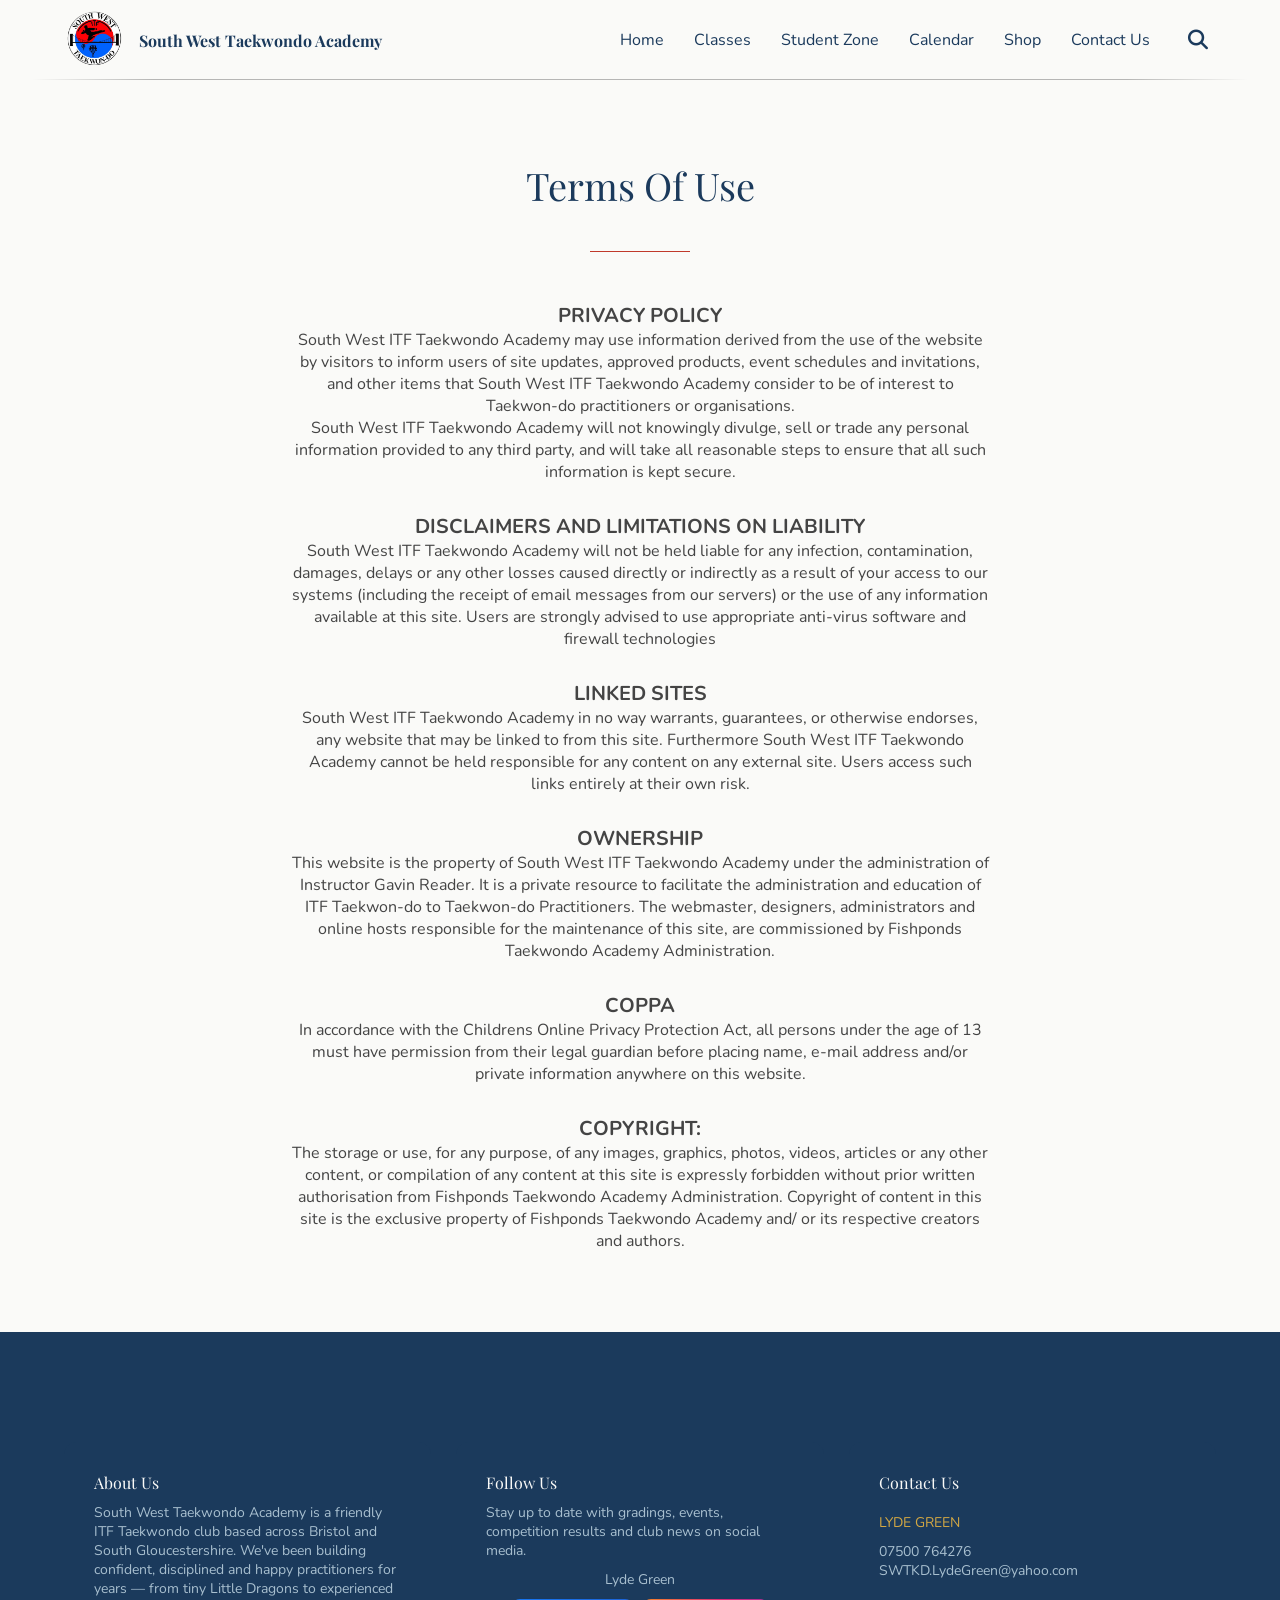
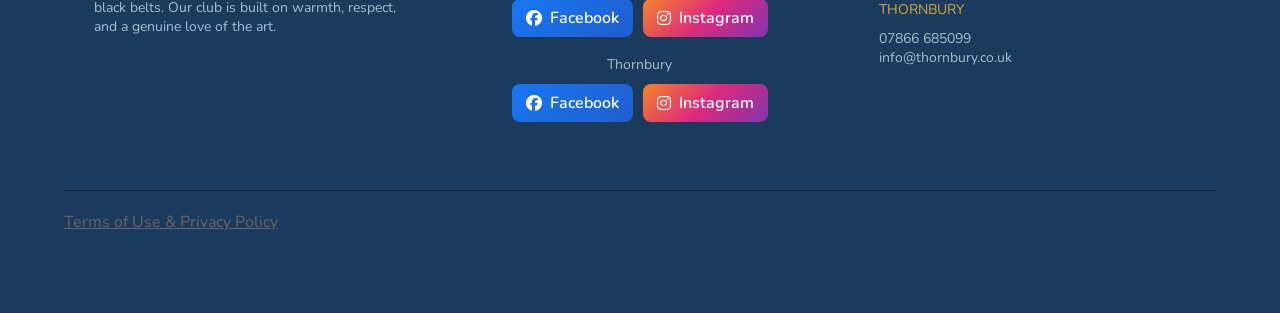
<file: Privacy-Policy.html>
<head>
    <title>Privacy Policy</title>
    <meta name="viewport" content="width=device-width, initial-scale=1.0">
    <link rel="preconnect" href="https://fonts.googleapis.com">
    <link rel="preconnect" href="https://fonts.gstatic.com" crossorigin>
    <link href="https://fonts.googleapis.com/css2?family=Playfair+Display:wght@400;500;600;700&display=swap" rel="stylesheet">

    <link rel="preconnect" href="https://fonts.googleapis.com">
    <link rel="preconnect" href="https://fonts.gstatic.com" crossorigin>
    <link href="https://fonts.googleapis.com/css2?family=Nunito:wght@400;500;600;700&display=swap" rel="stylesheet">

    
    <link rel="stylesheet" href="https://cdnjs.cloudflare.com/ajax/libs/font-awesome/6.5.1/css/all.min.css">


    <link rel="stylesheet" href="style.css">
</head>

<body>
    <header class="site-header">

        <div class="container header-container">

            <a href="index.html" class="header-logo">

                <img
                    src="images/logo.png"
                    alt="South West Taekwondo Academy Logo"
                    class="logo logo-medium"
                >

                <h1 class="font-display text-medium">
                    <b>South West Taekwondo Academy</b>
                </h1>

            </a>

            <div class="header-container">
                <nav
                    class="site-nav"
                    id="site-nav"
                    aria-label="Main navigation"
                >

                    <a href="index.html">Home</a>
                    <a href="index.html#us">Classes</a>
                    <a href="Student-Zone.html">Student Zone</a>
                    <a href="Calendar.html">Calendar</a>
                    <a href="Shop.html">Shop</a>
                    <a href="Contact-Us.html">Contact Us</a>

                </nav>
                
                <div class="search-container">

                    <button
                        class="search-toggle"
                        id="search-toggle"
                        type="button"
                        aria-label="Open search"
                        aria-expanded="false"
                    >
                        <i class="fa-solid fa-magnifying-glass"></i>
                    </button>

                    <div class="search-box" id="search-box">

                        <input
                            type="search"
                            id="search-input"
                            placeholder="Search..."
                            aria-label="Search website"
                        >

                        <button
                            class="search-submit"
                            id="search-submit"
                            type="button"
                            aria-label="Submit search"
                        >
                            <i class="fa-solid fa-magnifying-glass"></i>
                        </button>

                    </div>
                </div>

                <button
                    class="menu-toggle"
                    id="menu-toggle"
                    type="button"
                    aria-label="Open navigation menu"
                    aria-expanded="false"
                    aria-controls="site-nav"
                >
                    <i class="fa-solid fa-bars"></i>
                </button>

            </div>

        </div>

    </header>

   <section id="Privacy-Policy" class="section section-light">
        <div class="container">

            <div class="section-header">

                <h1 class="section-title">Terms Of Use</h1>

                <div class="divider"></div>
            </div>
            <p class="text-large margin-top"><strong>PRIVACY POLICY</strong></p>
            <p>South West ITF Taekwondo Academy may use information derived from the 
                use of the website by visitors to inform users of site updates, approved products, 
                event schedules and invitations, and other items that South West ITF Taekwondo Academy 
                consider to be of interest to Taekwon-do practitioners or organisations.<br>

                South West ITF Taekwondo Academy will not knowingly divulge, sell or trade any personal information 
                provided to any third party, and will take all reasonable steps to ensure that all such information is 
                kept secure.</p>
            <p class="text-large margin-top"><strong>DISCLAIMERS AND LIMITATIONS ON LIABILITY</strong></p>
            <p>South West ITF Taekwondo Academy will not be held liable for any infection, 
                contamination, damages, delays or any other losses caused directly or indirectly as a result of your access to our 
                systems (including the receipt of email messages from our servers) or the use of any information available at this site.  
                Users are strongly advised to use appropriate anti-virus software and firewall technologies</p>
            <p class="text-large margin-top"><strong>LINKED SITES</strong></p>
            <p>South West ITF Taekwondo Academy in no way warrants, guarantees, or otherwise endorses, 
                any website that may be linked to from this site.  Furthermore South West ITF Taekwondo Academy cannot be held 
                responsible for any content on any external site. 
                Users access such links entirely at their own risk.</p>
            <p class="text-large margin-top"><strong>OWNERSHIP</strong></p>
            <p>This website is the property of South West ITF Taekwondo Academy under the administration of 
                Instructor Gavin Reader.  It is a private resource to facilitate the administration and education of ITF Taekwon-do to 
                Taekwon-do Practitioners.  The webmaster, designers, administrators and online hosts responsible for the maintenance of 
                this site, are commissioned by Fishponds Taekwondo Academy Administration.</p>
            <p class="text-large margin-top"><strong>COPPA</strong></p>
            <p>In accordance with the Childrens Online Privacy Protection Act, all persons under the age of 13 must 
                have permission from their legal guardian before placing name, e-mail address and/or private information anywhere on this website.</p>
            <p class="text-large margin-top"><strong>COPYRIGHT:</strong></p>
            <p>The storage or use, for any purpose, of any images, graphics, photos, videos, articles or any other content, or 
                compilation of any content at this site is expressly forbidden without prior written authorisation from Fishponds Taekwondo Academy Administration.  
                Copyright of content in this site is the exclusive property of Fishponds Taekwondo Academy and/ or its respective creators and authors.</p>
        </div>
    </div>
            








    </section>

    <section id="footer" class="section section-dark">
        <div class="container">
            <div class="cards">
                <div class="card card-dark">
                    <h1 class="text-white text-medium jL">About Us</h1>
                    <p class="text-small margin-top jL">South West Taekwondo Academy is a friendly ITF Taekwondo club 
                        based across Bristol and South Gloucestershire. We've been building confident, disciplined 
                        and happy practitioners for years — from tiny Little Dragons to experienced black belts. 
                        Our club is built on warmth, respect, and a genuine love of the art.</p>
                </div>
                <div class="card card-dark">
                    <h1 class="text-white text-medium jL">Follow Us</h1>
                    <p class="text-small jL">Stay up to date with gradings, events, competition results and club news on social media.</p>
                    <p class="text-small margin-top jL">Lyde Green</p>
                    <div class="flex-column"> 

                        <a href="https://www.facebook.com/FPTKD.LG"
                        class="social-button facebook"
                        target="_blank">
                            <i class="fa-brands fa-facebook social-button-icon"></i>Facebook</a>

                        <a href="https://www.instagram.com/southwesttaekwondoacademy/" class="social-button instagram" target="_blank">
                            <i class="fa-brands fa-instagram social-button-icon"></i>Instagram</a>

                    </div>

                    <p class="text-small margin-top jL">Thornbury</p>
                    <div class="flex-column"> 
                        <a href="https://www.facebook.com/thornburytkd"
                        class="social-button facebook"
                        target="_blank">
                            <i class="fa-brands fa-facebook"></i>Facebook</a>

                        <a href="https://www.instagram.com/thornbury.tkd/" class="social-button instagram" target="_blank">
                            <i class="fa-brands fa-instagram"></i>Instagram</a>

                    </div>

                </div>        
                
                
                <div class="card card-dark">
                    <h1 class="text-white text-medium margin-top jL">Contact Us</h1>
                    <p></p> 
                    <h1 class="text-small text-gold font-body margin-top jL">LYDE GREEN</h1>
                    <h1 class="font-body text-light-blue text-small jL">07500 764276<br>SWTKD.LydeGreen@yahoo.com</h1>
                    <p></p>
                    <h1 class="text-small text-gold font-body margin-top jL">THORNBURY</h1>
                    <h1 class="font-body text-light-blue text-small jL">07866 685099<br>info@thornbury.co.uk</h1>

                </div>
                
            </div>
            <hr class="footer-divider">
            <div>
                <a class="text-light-grey" href="Privacy-Policy.html">Terms of Use & Privacy Policy</a>
            </div>

        </div>
    </section>
    <script src="script.js"></script> 
</body>
</file>
<file: style.css>
html {
    scroll-behavior: smooth;
}

* {
    box-sizing: border-box;
}


/* ========================================
   DESIGN TOKENS
======================================== */

:root {
    /* Fonts */
    --font-display: "Playfair Display", serif;
    --font-body: "Nunito", sans-serif;

    /* Colours */
    --colour-dark-blue: #1B3A5C;
    --colour-light-blue: #A8BFCF;
    --colour-grey: #444;
    --colour-dark-grey: #444444;
    --colour-light-grey: #666;
    --colour-gold: #D4A843;
    --colour-white: #fafaf8;
    --colour-orange: #C0392B;
    --colour-beige: #F0EBE4;

    /* Font sizes */
    --text-small: 14px;
    --text-medium: 16px;
    --text-large: 20px;
    --text-xlarge: 30px;
    --text-xxlarge: 48px;
}

/* ========================================
   GLOBAL TYPOGRAPHY
======================================== */

body {
    font-family: var(--font-body);
    font-size: var(--text-medium);
    color: var(--colour-dark-grey);
    margin: 0;
}

h1,
h2,
h3 {
    font-family: var(--font-display);
    color: var(--colour-dark-blue);
    max-width: 700px;
    margin: 0 auto;

}
/* ========================================
   HEADINGS
======================================== */

h1 {
    font-size: var(--text-xlarge);
    font-weight: 400;
    width: 100%;

}

h2 {
    font-size: var(--text-large);
}

h3 {
    font-size: var(--text-medium);
}

p {
    max-width: 700px;
    margin: 0 auto;
    font-family: var(--font-body);
    font-size: var(--text-medium);
    color: var(--colour-dark-grey);
    text-align: center;
    z-index: 1;
}
ul{
    list-style: none;
    padding-left: 0;
}
/* ========================================
   TEXT UTILITIES
======================================== */

.text-small {
    font-size: var(--text-small);
}

.text-medium {
    font-size: var(--text-medium);
}

.text-large {
    font-size: var(--text-large);
}

.text-xlarge {
    font-size: var(--text-xlarge);
}

.text-xxlarge {
    font-size: var(--text-xxlarge);
}


.font-display {
    font-family: var(--font-display);
}

.font-body {
    font-family: var(--font-body);
}

.font-display {
    font-family: var(--font-display);
}

.font-body {
    font-family: var(--font-body);
}

.margin-top{
    margin-top: 30px;
}
.margin-bottom{
    margin-top: 15px;
}
.jL{
    text-align: left;
    justify-self: left;
    margin: 0 auto;
}
.jC{
    text-align: center;
}
/* ========================================
   COLOUR UTILITIES
======================================== */

.text-dark-blue {
    color: var(--colour-dark-blue);
}

.text-light-blue {
    color: var(--colour-light-blue);
}

.text-grey {
    color: var(--colour-grey);
}

.text-dark-grey {
    color: var(--colour-dark-grey);
}

.text-light-grey {
    color: var(--colour-light-grey);
}

.text-gold {
    color: var(--colour-gold);
}

.text-white {
    color: var(--colour-white);
}

.text-orange {
    color: var(--colour-orange);
}

.purple{
    color: #8A4FFF;
}
.green{
    color: #15803D;
}
.red{
    color: #C0392B;
}
.bar-purple{
    background-color: #8A4FFF;
}
.bar-green{
    background-color: #15803D;
}
.bar-red{
    background-color: #C0392B;
}
/* ========================================
   LOGOS
======================================== */

.logo {
    display: block;
    height: auto;
}

.logo-small {
    width: 45px;
    z-index: 1;

}

.logo-medium {
    width: 60px;
    height: 60px;

    margin: 0 auto;
    
}

.logo-large {
    padding-top: 30px;
    width: 150px;
    justify-self: center;
}



/* ========================================
   SECTIONS
======================================== */

.section {
    width: 100%;
    padding: 80px 0;
}

.container {
    width: 90%;
    margin: 0 auto;
}

div{

    justify-content: center;
    justify-self: center;
    gap: 10px;
}

.div-left{
    justify-self: left;
    display: flex;
    justify-content: flex-start;
}

.flex-column{
    display: flex;
}
@media (max-width: 500px) {
    .flex-column {
        flex-direction: column;
    }
}
/* ========================================
   SECTION VARIANTS
======================================== */
.section-light {
    --section-title: var(--colour-dark-blue);
    --section-label: var(--colour-orange);
    --section-text: var(--colour-dark-grey);

    background-color: var(--colour-white);
}

.section-med {
    --section-title: var(--colour-dark-blue);
    --section-label: var(--colour-orange);
    --section-text: var(--colour-dark-grey);

    background-color: var(--colour-beige);
}

.section-dark {
    --section-title: var(--colour-white);
    --section-label: var(--colour-gold);
    --section-text: var(--colour-light-blue);
    --card-background: var(--colour-dark-blue);
    background-color: var(--colour-dark-blue);
}

/* ========================================
   SECTION TOPPER
======================================== */
.section-header { 
    text-align: center;  
    margin-bottom: 50px;  
} 
 
.section-label { 
    margin-bottom: 10px; 
    font-size: var(--text-small); 
    font-family: var(--font-body);
    font-weight: 300;
    letter-spacing: 2px; 
    text-transform: uppercase; 
    color: var(--section-label); 

} 
.section-title { 
    color: var(--section-title);
    margin-bottom: 40px;
    font-size: 38px;
    font-weight: 300; 
}
.divider {
    width: 100px;
    height: 1px;
    background: #C0392B;
    margin: 5px auto;
    margin-top: 40px;
}

/* ========================================
   SECTION CONTENT
======================================== */

.section h2{ 
    margin-bottom: 20px;
    color: var(--section-title);
    font-weight: 400;
} 

.section p {
    color: var(--section-text);
}


/* ========================================
   CARD THEMES
======================================== */
.card {
    justify-content: flex-start;
    margin-top: 30px;
    width: 100%;
    min-width: 0;
    padding: 30px;
    max-width: 900px;
    display: flex;
    flex-direction: column;

    border-radius: 12px;
}
.cards {
    width: 100%;
    max-width: 1200px;
    display: flex;

    gap: 25px;

    margin: 0 auto;
}

.card-light {
    background-color: #ffffff;
    color: var(--colour-dark-grey);
}
.card-light p{
    color: var(--colour-grey)
}

.card-med {
    background-color: var(--colour-beige);
    color: var(--colour-grey);
}
.card-med p{
    color: var(--colour-grey);
}

.card-dark {
    background-color: var(--colour-dark-blue);
    color: var(--colour-light-blue);
}
.card-dark p{
    color: var(--colour-light-blue);
}

.card-small{
    max-width: 142px;
}
.card-medium{
    max-width: 204px;
}


.instructor-card{
    flex: 1;
    max-width: 142px;
    background: white;
    border-radius: 12px;
    overflow: hidden;
    gap: 20px;

}
.instructor-image {
    width: 100%;
    height: 160px;
    overflow: hidden;
}

.instructor-image img {
    width: 100%;
    height: 100%;
    object-fit: cover;
}

.instructor-info {
    padding: 10px;
    text-align: center;
}

.instructor-info h3 {
    margin: 0 0 4px;
    font-size: 1rem;
}

.instructor-role {
    margin: 0;
    font-size: 0.8rem;
}


@media (max-width: 1000px) {
    .instructor-card {
        flex: 0 1 120px;
    }
    .cards {
        flex-wrap: wrap;
    }
}



.dicover-icon {

    font-size: 40px;
    color: #D4A843;
    margin-bottom: 20px;
    text-align: center;
}

.school-cards{
    display: flex;
    gap: 30px;
    justify-content: center;
}

.school-card {
    flex: 1;
    min-width: 475px;
    background: white;
    border-radius: 15px;
    overflow: hidden;
    box-shadow: 0 8px 25px rgba(0,0,0,0.08);
    max-width: 600px;
    margin: 20px;
    padding-bottom: 10px;
}


.school-header {
    display: flex;
    align-items: center;
    gap: 10px;
    width: 100%;
    padding: 25px;

    background: #1B3A5C;
    margin: 0 auto;
}
.school-info {
    margin-left: 10px;
    display: flex;
    flex-direction: column;
}

.contact-details {
    display: flex;
    flex-direction: column;
    gap: 20px;
    margin-inline: 15px;
}


.contact-item {
    display: flex;
    align-items: flex-start;
    gap: 15px;
}


.contact-item i {
    color: #1B3A5C;
    font-size: 18px;
    margin-top: 4px;
}
.contact-text a {
    display: inline-block;
    margin-top: 8px;
    font-family: "Nunito", sans-serif;
    font-size: 14px;
    color: #D4A843;
    text-decoration: none;
}


.timetable {
    width: 100%;
    display: flex;
    flex-direction: column;
    align-items: center;
    gap: 10px;
    margin-top: 40px;
}

.timetable-row {
    width: 90%;
    display: flex;
    align-items: center;
    gap: 15px;
    justify-self: center;
    margin-inline: 10px;
    padding: 10px;
    border: 1px solid #E5E5E5;
    border-radius: 12px;
    background: #FAFAF8;
}

.day {
    width: 100px;
    font-weight: 600;
}

.time {
    width: 180px;
    color: #666;
}

.class {
    width: 100;
    flex: 1;
    font-size: 12px;
}
@media (max-width: 900px) {

    .timetable-row {
        display: flex;
        flex-wrap: wrap;
        justify-content: center;
        column-gap: 20px;
        row-gap: 0px;
    
    }

    .day{
        text-align: center;
        flex: 0 1 100px;  
    }

    .time{
        text-align: center;
        flex: 0 1 130px;
    }

    .class{
        text-align: center;
        flex: 0 1 300px;
    }
}
/* ========================================
   HEADER
======================================== */

.site-header {
    width: 100%;
    background-color: var(--colour-white);

    position: sticky;
    top: 0;
    z-index: 1000;
}


.site-header::after {
    content: "";

    position: absolute;
    bottom: 0;
    left: 2.5%;

    width: 95%;
    height: 1px;

    background: linear-gradient(
        to right,
        transparent,
        rgba(80, 80, 80, 0.4) 10%,
        rgba(80, 80, 80, 0.4) 90%,
        transparent
    );
}


.header-container {
    min-height: 80px;
    gap: 30px;
    display: flex;
    align-items: center;
    justify-content: space-between;
}


.header-logo {
    display: flex;
    align-items: center;
    gap: 15px;

    text-decoration: none;
    color: inherit;
}


.site-nav {
    display: flex;
    align-items: center;
    gap: 30px;
}


.site-nav a {
    font-family: var(--font-body);
    font-size: var(--text-medium);
    font-weight: 400;

    color: var(--colour-dark-blue);

    text-decoration: none;

    transition: color 0.2s ease;
}


.site-nav a:hover {
    color: var(--colour-gold);
}


.menu-toggle {
    display: none;

    border: none;
    background: none;

    font-size: 24px;
    color: var(--colour-dark-blue);

    cursor: pointer;
}


/* ========================================
   MOBILE HEADER
======================================== */

@media (max-width: 768px) {

    .header-container {
        position: relative;
    }


    .menu-toggle {
        display: block;
    }


    .site-nav {
        display: none;

        position: absolute;
        top: 100%;
        left: 0;

        width: 100%;

        flex-direction: column;
        align-items: center;

        padding: 20px 0;

        background-color: var(--colour-white);

        box-shadow: 0 4px 10px rgba(0, 0, 0, 0.1);
    }


    .site-nav.active {
        display: flex;
    }

}

/* ========================================
   SEARCH
======================================== */

.search-container {
    position: relative;
    display: flex;
    align-items: center;
}


.search-toggle {
    border: none;
    background: none;

    font-size: 20px;
    color: var(--colour-dark-blue);

    cursor: pointer;

    padding: 8px;

    transition: color 0.2s ease;
}


.search-toggle:hover {
    color: var(--colour-gold);
}


.search-box {
    display: none;

    position: absolute;
    top: calc(100% + 20px);
    right: 0;

    width: 300px;

    padding: 10px;

    background-color: var(--colour-white);

    box-shadow: 0 4px 15px rgba(0, 0, 0, 0.15);

    border-radius: 6px;
}


.search-box.active {
    display: flex;
}


.search-box input {
    flex: 1;

    border: 1px solid var(--colour-light-grey);
    border-radius: 4px 0 0 4px;

    padding: 10px;

    font-family: var(--font-body);
    font-size: var(--text-small);

    outline: none;
}


.search-box input:focus {
    border-color: var(--colour-gold);
}


.search-submit {
    border: none;

    padding: 0 14px;

    background-color: var(--colour-dark-blue);
    color: var(--colour-white);

    border-radius: 0 4px 4px 0;

    cursor: pointer;
}


.search-submit:hover {
    background-color: var(--colour-gold);
}

.search-results-message {
    display: none;
    margin-top: 10px;
    font-size: 14px;
    color: #666;
}

.search-results-message.active {
    display: block;
}
@media (max-width: 768px) {

    .search-container {
        margin-left: auto;
        margin-right: 10px;
    }

    .search-box {
        position: fixed;

        top: 80px;
        left: 5%;
        right: 5%;

        width: auto;
    }

}

/* ========================================
   footer
======================================== */
.footer-divider {
    width: 100%;
    border: none;
    border-top: 1px solid #11263b;
    margin: 30px 0 20px;
}

/* ========================================
   buttons
======================================== */

.button{
    padding: 12px 30px;
    border-radius: 30px;
    text-align: center;
    max-width: 200px;
    text-decoration: none;
    justify-self: center;
    font-family: "Nunito", sans-serif;
    font-weight: 600;

    transition: 0.2s;

    margin: 12px;
}

@media (max-width: 900px) {
    .button1,
    .button2 {
        text-align: center;
        width: 100%;
        box-sizing: border-box;
    }
}

.button:hover{
    opacity: 0.8;
}

.button1{
    background: #C0392B;
    color: white;
}


.button2{
    background: white;
    color: #1B3A5C;
    border: 2px solid #1B3A5C;

}



.social-button {
    display: flex;
    align-items: center;
    gap: 8px;
    max-width: 130px;
    padding: 8px 14px;
    border-radius: 8px;

    font-size: 124x;

    color: white;
    text-decoration: none;
    font-family: "Nunito", sans-serif;
    font-weight: 600;

    transition:
        transform 0.2s,
        box-shadow 0.2s;

    margin-bottom: 8px;
}

.social-button-icon{
    color: #ffffff;
    
}

.social-button:hover {
    transform: translateY(-2px);

    box-shadow:
        0 8px 20px
        rgba(0,0,0,0.15);
}

.facebook {
    background:
        linear-gradient(
            135deg,
            #1877F2,
            #1F5ECF
        );
}
.instagram {
    background:
        linear-gradient(
            135deg,
            #F58529,
            #DD2A7B,
            #8134AF
        );
}


.bar {
    width: 100px;
    height: 6px;
    border-radius: 3px;
    margin: 0 auto;
    margin-bottom: 15px;
}

.logo-label {
    display: flex;
    align-items: center;
    gap: 10px;
}

.logo-label::before {
    content: "";
    position: absolute;
    left: 0;
    right: 0;
    height: 1px;
    background: linear-gradient(
        to right,
        transparent,
        #E2DDD6 15%,
        #E2DDD6 85%,
        transparent
    );
    z-index: 0;
}


/* ========================================
   CONTACT FORM
======================================== */
.contact-form {
    width: 100%;
    max-width: 700px;
    margin: 0 auto;
}

.contact-form h2 {
    text-align: center;
    margin-bottom: 30px;
}

.form-group {
    display: flex;
    flex-direction: column;
    margin-bottom: 20px;
}

.form-group label {
    width: 700px;
    margin-bottom: 8px;
    font-weight: 600;
}

.form-group input,
.form-group select,
.form-group textarea {
    width: 100%;
    padding: 12px 15px;
    border: 1px solid #ccc;
    border-radius: 6px;
    font-family: inherit;
    font-size: 1rem;
    box-sizing: border-box;
}

.form-group textarea {
    resize: vertical;
}

.contact-form button {
    display: block;
    margin: 10px auto 0;
}


/* ========================================
   STUDENT ZONE
======================================== */

.student-dashboard {
    display: flex;
    width: 100%;
    margin-top: 40px;
    gap: 30px;
    align-items: stretch;
}

.student-menu {
    width: 250px;
    flex-shrink: 0;
    display: flex;
    flex-direction: column;
    justify-content: flex-start;
    gap: 8px;
}

.student-menu-item {
    width: 100%;
    padding: 15px;
    border: none;
    background: white;
    text-align: left;
    font-family: "Nunito", sans-serif;
    font-size: 15px;
    cursor: pointer;
    border-radius: 8px;
}

.student-menu-item i {
    width: 25px;
}

.student-menu-item:hover {
    background: #e5dfd7;
}

.student-menu-item.active {
    background: #1B3A5C;
    color: white;
}

.student-display {
    flex: 1;
    min-height: 400px;
    background: white;
    border-radius: 12px;
    padding: 35px;
}

.student-section {
    display: none;
}

.student-section.active {
    display: block;
    width: 100%;
}



/*embedded handbook*/
.handbook-viewer {
    width: 100%;
    height: 700px;
    margin-top: 30px;
    border-radius: 15px;
    overflow: hidden;
}

.handbook-viewer iframe {
    width: 100%;
    height: 100%;
    border: none;
}

/*patterns*/

.pattern-grid {
    display: grid;
    grid-template-columns: repeat(3, 1fr);
    gap: 20px;
    margin-top: 25px;
}

.pattern-card {
    background: #F0EBE4;
    border-radius: 10px;
    overflow: hidden;
}

.pattern-card h4 {
    margin: 12px;
    text-align: center;
    font-family: "Nunito", sans-serif;
}


/*Fundrasining*/

.fundraising-content {
    display: flex;
    align-items: center;
    gap: 30px;
    margin-top: 25px;
}
.fundraising-image {
    width: 320px;
    flex-shrink: 0;
}

.fundraising-image img {
    width: 100%;
    height: auto;
    display: block;
    border-radius: 10px;
}

.fundraising-steps ol {
    padding-left: 25px;
    line-height: 1.7;
}
.fundraising-steps li {
    margin-bottom: 10px;
}

.fundraising-button {
    display: block;
    width: fit-content;
    margin: 10px auto 0;
    padding: 10px 20px;
    background: #1B3A5C;
    color: white;
    text-decoration: none;
    border-radius: 8px;
}

.fundraising-button:hover {
    background: #284d70;
}

@media (max-width: 700px) {

    .fundraising-content {
        flex-direction: column;
    }

    .fundraising-image {
        width: 100%;
        max-width: 350px;
    }

}
@media (max-width: 768px) {

    .student-dashboard {
        flex-direction: column;
        gap: 15px;
    }

    .student-menu {
        width: 100%;
        display: flex;
        flex-direction: row;
        justify-content: center;
        gap: 6px;
        margin-bottom: 10px;
    }

    .student-menu-item {
        flex: 1;
        padding: 12px 8px;
        text-align: center;
        font-size: 0;
    }

    .student-menu-item i {
        font-size: 20px;
        width: auto;
    }

    .student-display {
        width: 100%;
        padding: 25px;
    }

}



/* ========================================
   CALENDAR
======================================== */
.calendar-container {
    width: 100%;
    max-width: 1200px;
    margin: 0 auto;
    overflow: hidden;
    border-radius: 15px;
}

.calendar-container iframe {
    width: 100%;
    height: 700px;
    border: 0;
}

@media (max-width: 600px) {

    .calendar-container iframe {
        height: 600px;
    }

}
</file>
